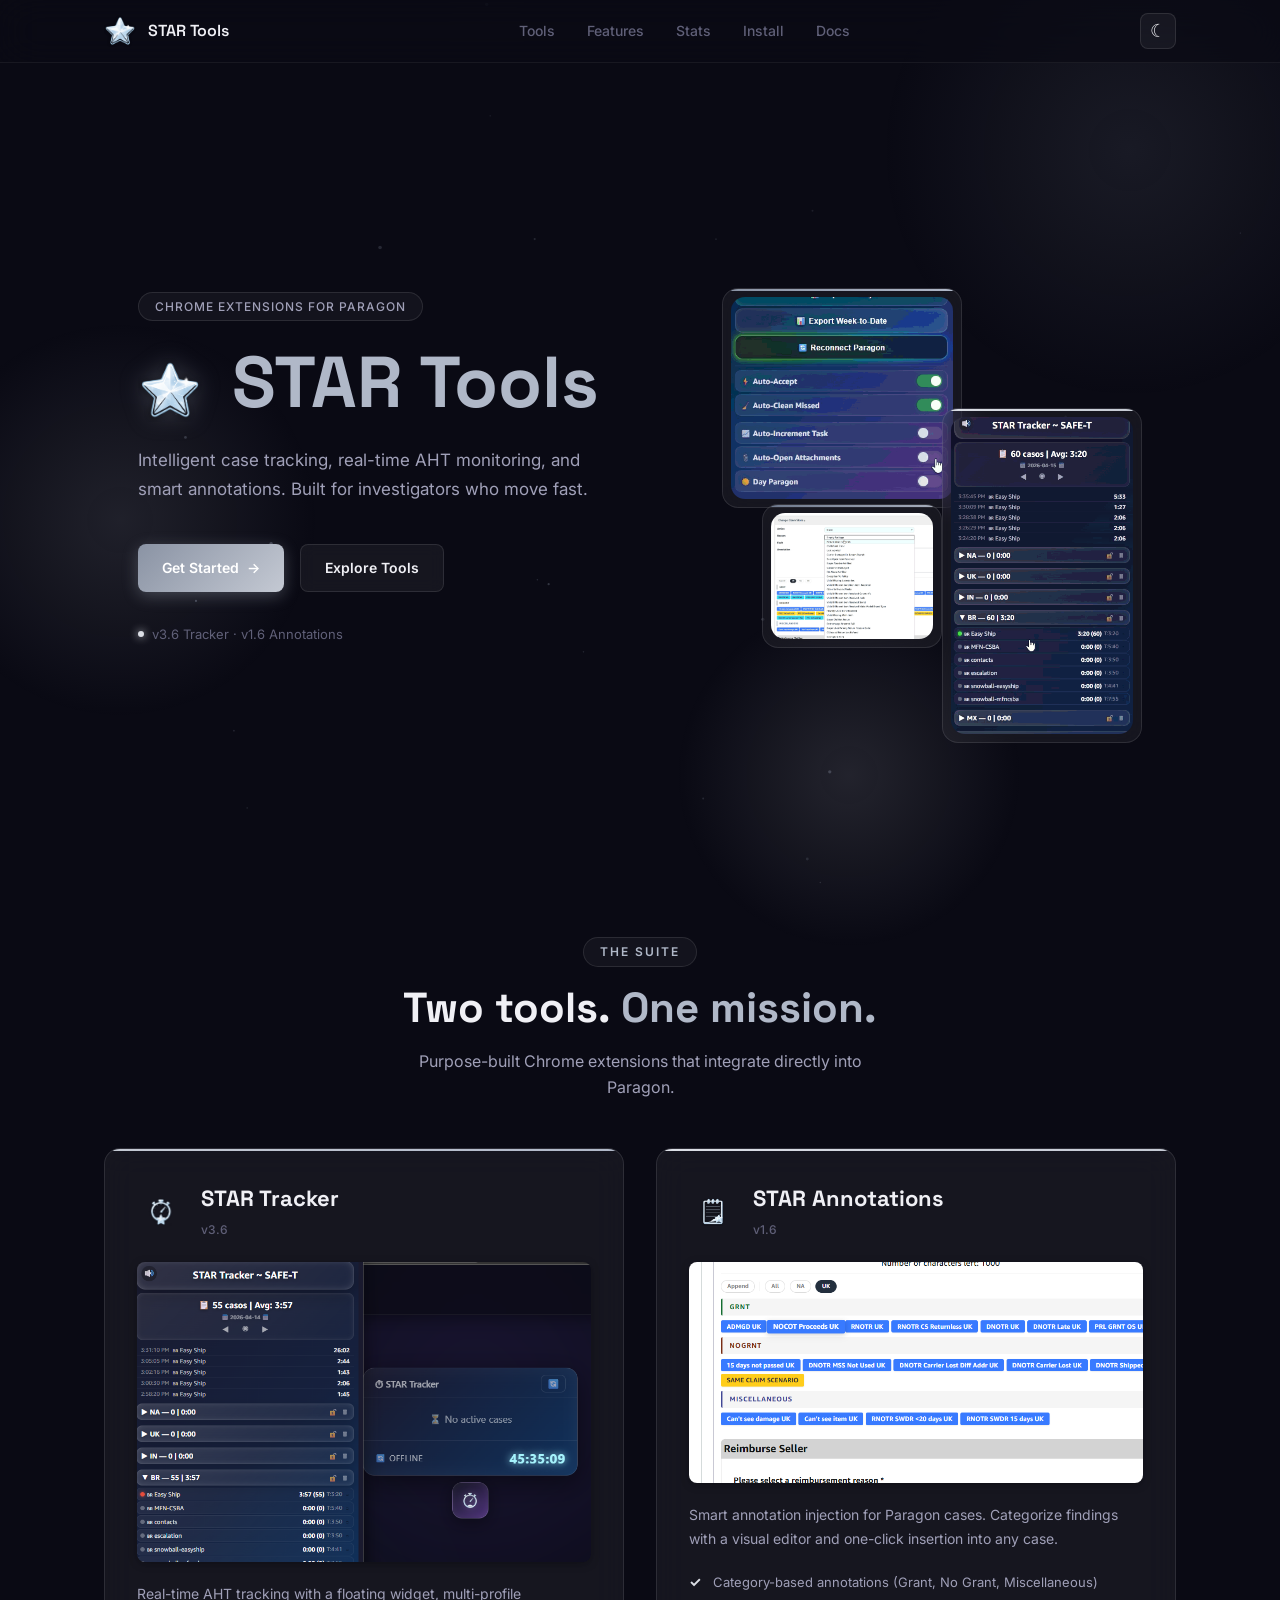
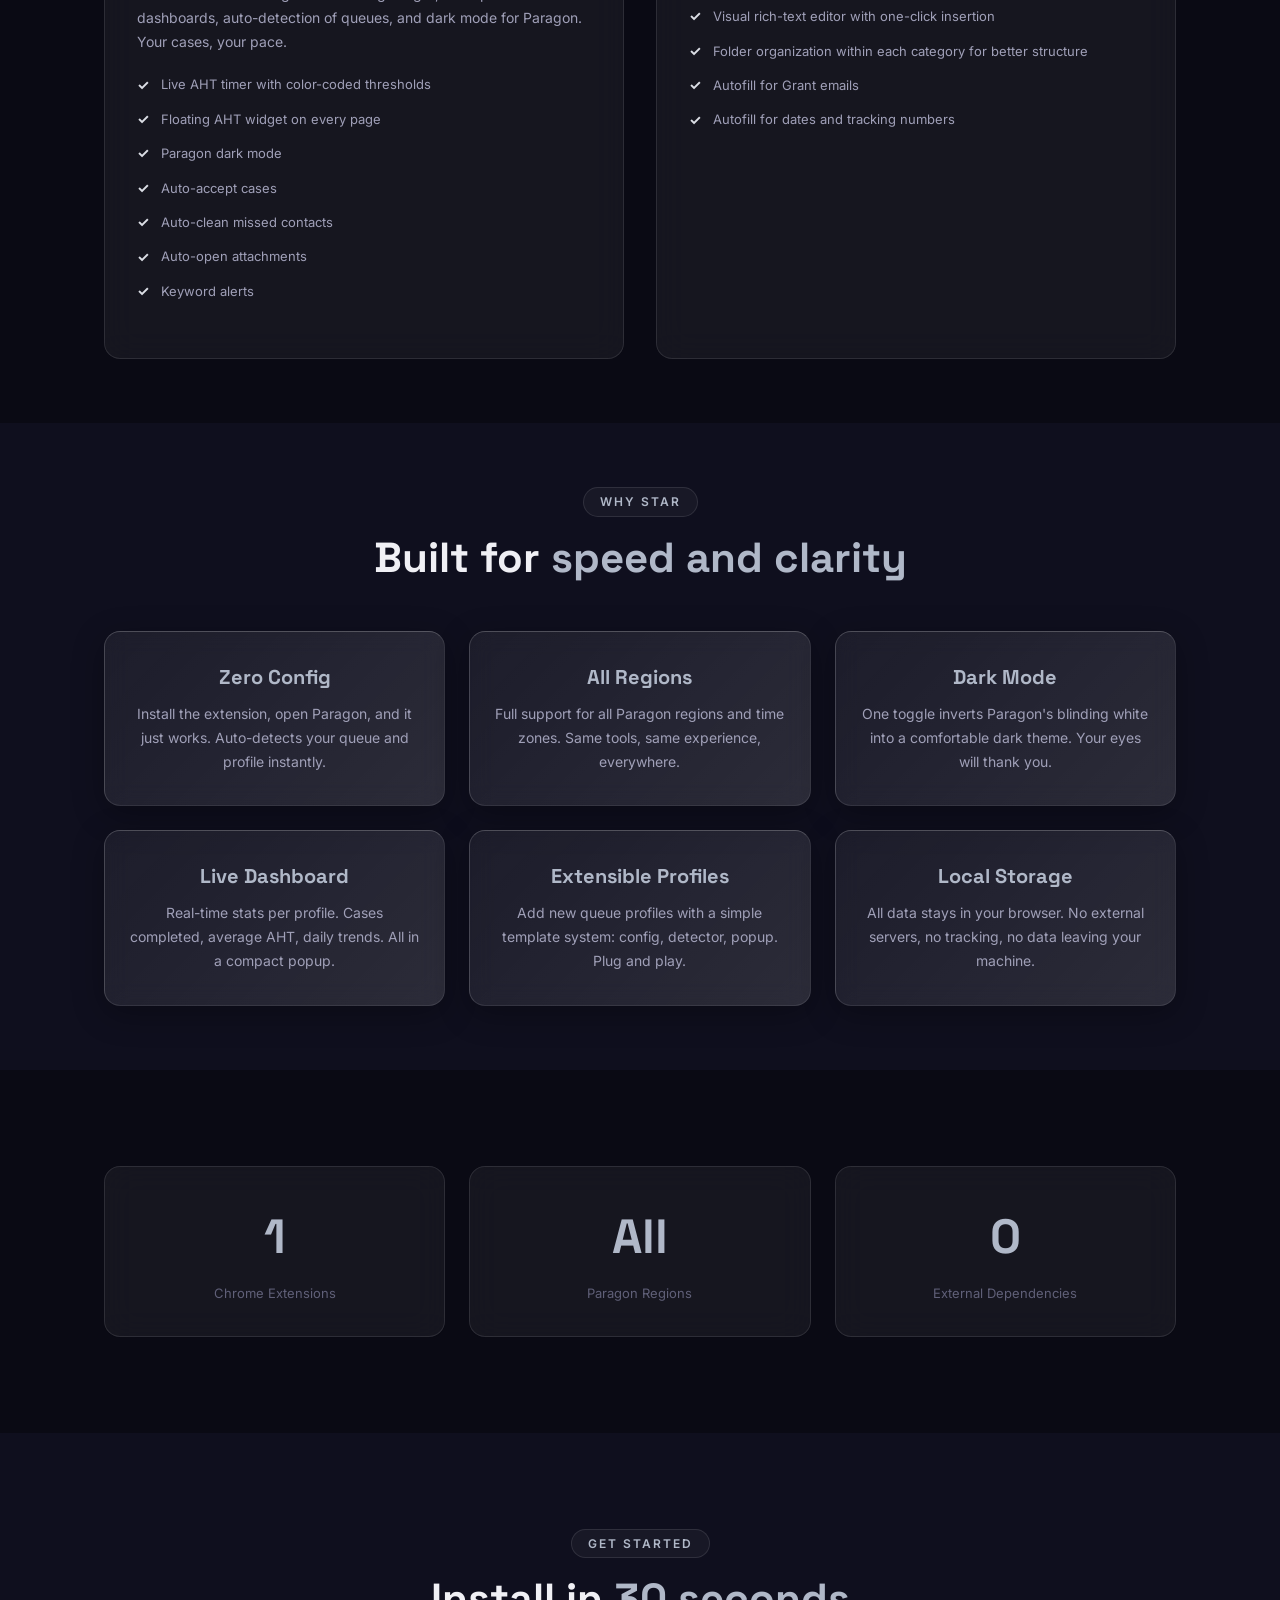
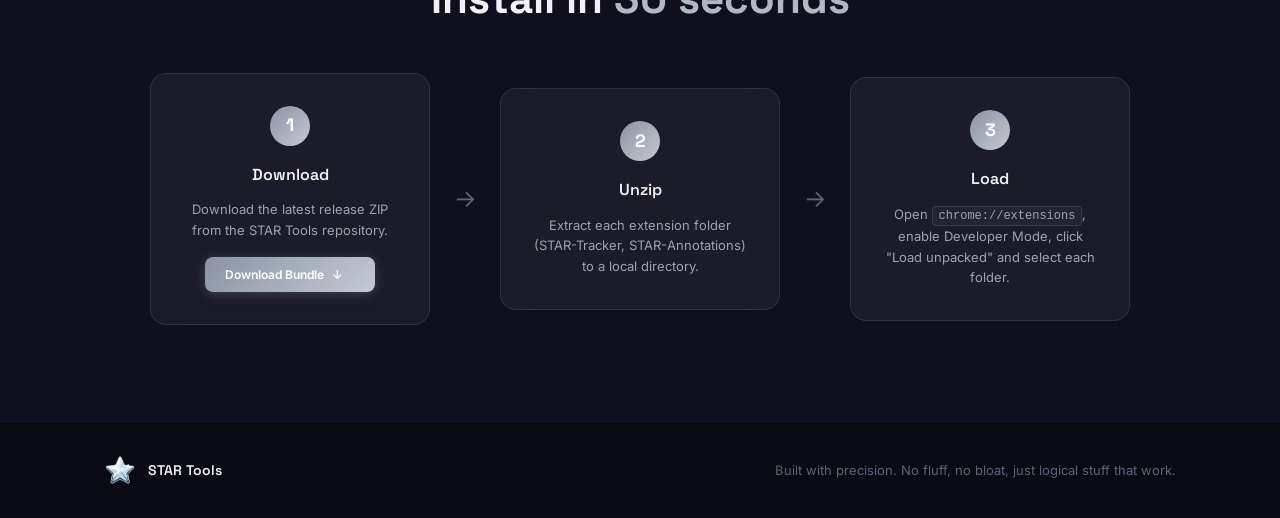
<file: index.html>
<!DOCTYPE html>
<html lang="en" data-theme="dark">
<head>
<meta charset="UTF-8">
<meta name="viewport" content="width=device-width, initial-scale=1.0">
<title>STAR Tools</title>
<link rel="preconnect" href="https://fonts.googleapis.com">
<link href="https://fonts.googleapis.com/css2?family=Inter:wght@300;400;500;600;700;800;900&family=Space+Grotesk:wght@400;500;600;700&display=swap" rel="stylesheet">
<link rel="stylesheet" href="styles.css">
</head>
<body>

<!-- floating particles -->
<div class="particles" id="particles"></div>

<!-- ambient blobs -->
<div class="blob blob-1"></div>
<div class="blob blob-2"></div>
<div class="blob blob-3"></div>

<!-- nav -->
<nav class="nav" id="nav">
  <div class="nav-inner">
    <button class="hamburger" id="hamburger" aria-label="Toggle menu">
      <span></span><span></span><span></span>
    </button>
    <div class="nav-brand">
      <img src="star-icon.png" alt="STAR Tools Icon" class="nav-logo">
      <span class="nav-title">STAR Tools</span>
    </div>
    <div class="nav-links" id="navLinks">
      <a href="#tools" class="nav-link">Tools</a>
      <a href="#features" class="nav-link">Features</a>
      <a href="#stats" class="nav-link">Stats</a>
      <a href="#install" class="nav-link">Install</a>
      <a href="docs/" class="nav-link">Docs</a>
      <div class="nav-glider" id="navGlider"></div>
    </div>
    <button class="theme-toggle" id="themeToggle" aria-label="Toggle theme">
      <span class="theme-icon sun">&#9788;</span>
      <span class="theme-icon moon">&#9790;</span>
    </button>
  </div>
</nav>

<!-- hero -->
<section class="hero">
  <div class="hero-content">
    <div class="hero-badge">Chrome Extensions for Paragon</div>
    <h1 class="hero-title">
      <img src="star-icon.png" alt="STAR Tools Icon" class="hero-icon">
      <span class="gradient-text">STAR Tools</span>
    </h1>
    <p class="hero-subtitle">Intelligent case tracking, real-time AHT monitoring, and smart annotations. Built for investigators who move fast.</p>
    <div class="hero-actions">
      <a href="#install" class="btn btn-primary">
        <span>Get Started</span>
        <span class="btn-arrow">&rarr;</span>
      </a>
      <a href="#tools" class="btn btn-glass">
        <span>Explore Tools</span>
      </a>
    </div>
    <div class="hero-version">
      <span class="version-dot"></span>
      v3.6 Tracker &middot; v1.6 Annotations
    </div>
  </div>
  <div class="hero-visual">
    <div class="glass-card hero-card hero-card-1">
      <div class="card-accent"></div>
      <img src="hero-1.gif" alt="STAR Tools demo" class="hero-gif" loading="lazy">
    </div>
    <div class="glass-card hero-card hero-card-2">
      <div class="card-accent accent-green"></div>
      <img src="hero-2.gif" alt="STAR Tracker in action" class="hero-gif" loading="lazy">
    </div>
    <div class="glass-card hero-card hero-card-3">
      <div class="card-accent accent-purple"></div>
      <img src="hero-3.gif" alt="STAR Annotations workflow" class="hero-gif" loading="lazy">
    </div>
  </div>
</section>

<!-- tools section -->
<section class="section" id="tools">
  <div class="container">
    <div class="section-header">
      <span class="section-badge">The Suite</span>
      <h2 class="section-title">Two tools. <span class="gradient-text">One mission.</span></h2>
      <p class="section-desc">Purpose-built Chrome extensions that integrate directly into Paragon.</p>
    </div>
    <div class="tools-grid">
      <!-- tracker card -->
      <div class="glass-card tool-card" id="trackerCard">
        <div class="card-accent accent-blue"></div>
        <div class="tool-header">
          <div class="tool-icon-wrap">
            <img src="star-tracker-icon.png" alt="STAR Tracker Icon" class="tool-header-icon">
          </div>
          <div>
            <h3 class="tool-name">STAR Tracker</h3>
            <span class="tool-version">v3.6</span>
          </div>
        </div>
        <img src="star-tracker-screenshot.png" alt="STAR Tracker dashboard showing live AHT timer and case stats" class="tool-screenshot">
        <p class="tool-desc">Real-time AHT tracking with a floating widget, multi-profile dashboards, auto-detection of queues, and dark mode for Paragon. Your cases, your pace.</p>
        <ul class="tool-features">
          <li><span class="feat-icon">&#10003;</span> Live AHT timer with color-coded thresholds</li>
          <li><span class="feat-icon">&#10003;</span> Floating AHT widget on every page</li>
          <li><span class="feat-icon">&#10003;</span> Paragon dark mode</li>
          <li><span class="feat-icon">&#10003;</span> Auto-accept cases</li>
          <li><span class="feat-icon">&#10003;</span> Auto-clean missed contacts</li>
          <li><span class="feat-icon">&#10003;</span> Auto-open attachments</li>
          <li><span class="feat-icon">&#10003;</span> Keyword alerts</li>
        </ul>
      </div>
      <!-- annotations card -->
      <div class="glass-card tool-card" id="annotationsCard">
        <div class="card-accent accent-emerald"></div>
        <div class="tool-header">
          <div class="tool-icon-wrap icon-emerald">
            <img src="star-annotations-icon.png" alt="STAR Annotations Icon" class="tool-header-icon">
          </div>
          <div>
            <h3 class="tool-name">STAR Annotations</h3>
            <span class="tool-version">v1.6</span>
          </div>
        </div>
        <img src="star-annotations-screenshot.png" alt="STAR Annotations editor with category-based annotation insertion" class="tool-screenshot">
        <p class="tool-desc">Smart annotation injection for Paragon cases. Categorize findings with a visual editor and one-click insertion into any case.</p>
        <ul class="tool-features">
          <li><span class="feat-icon">&#10003;</span> Category-based annotations (Grant, No Grant, Miscellaneous)</li>
          <li><span class="feat-icon">&#10003;</span> Visual rich-text editor with one-click insertion</li>
          <li><span class="feat-icon">&#10003;</span> Folder organization within each category for better structure</li>
          <li><span class="feat-icon">&#10003;</span> Autofill for Grant emails</li>
          <li><span class="feat-icon">&#10003;</span> Autofill for dates and tracking numbers</li>
        </ul>
      </div>
    </div>
  </div>
</section>

<!-- features -->
<section class="section section-alt" id="features">
  <div class="container">
    <div class="section-header">
      <span class="section-badge">Why STAR</span>
      <h2 class="section-title">Built for <span class="gradient-text">speed and clarity</span></h2>
    </div>
    <div class="features-grid">
      <div class="glass-card feature-card" data-tilt data-tilt-glare data-tilt-max-glare="0.3" data-tilt-scale="1.05">
        <h3 class="feature-name"><span class="gradient-text">Zero Config</span></h3>
        <p class="feature-desc">Install the extension, open Paragon, and it just works. Auto-detects your queue and profile instantly.</p>
      </div>
      <div class="glass-card feature-card" data-tilt data-tilt-glare data-tilt-max-glare="0.3" data-tilt-scale="1.05">
        <h3 class="feature-name"><span class="gradient-text">All Regions</span></h3>
        <p class="feature-desc">Full support for all Paragon regions and time zones. Same tools, same experience, everywhere.</p>
      </div>
      <div class="glass-card feature-card" data-tilt data-tilt-glare data-tilt-max-glare="0.3" data-tilt-scale="1.05">
        <h3 class="feature-name"><span class="gradient-text">Dark Mode</span></h3>
        <p class="feature-desc">One toggle inverts Paragon's blinding white into a comfortable dark theme. Your eyes will thank you.</p>
      </div>
      <div class="glass-card feature-card" data-tilt data-tilt-glare data-tilt-max-glare="0.3" data-tilt-scale="1.05">
        <h3 class="feature-name"><span class="gradient-text">Live Dashboard</span></h3>
        <p class="feature-desc">Real-time stats per profile. Cases completed, average AHT, daily trends. All in a compact popup.</p>
      </div>
      <div class="glass-card feature-card" data-tilt data-tilt-glare data-tilt-max-glare="0.3" data-tilt-scale="1.05">
        <h3 class="feature-name"><span class="gradient-text">Extensible Profiles</span></h3>
        <p class="feature-desc">Add new queue profiles with a simple template system: config, detector, popup. Plug and play.</p>
      </div>
      <div class="glass-card feature-card" data-tilt data-tilt-glare data-tilt-max-glare="0.3" data-tilt-scale="1.05">
        <h3 class="feature-name"><span class="gradient-text">Local Storage</span></h3>
        <p class="feature-desc">All data stays in your browser. No external servers, no tracking, no data leaving your machine.</p>
      </div>
    </div>
  </div>
</section>

<!-- stats -->
<section class="section" id="stats">
  <div class="container">
    <div class="stats-row stats-row-3">
      <div class="glass-card stat-card">
        <div class="stat-number" data-target="2">0</div>
        <div class="stat-label">Chrome Extensions</div>
      </div>
      <div class="glass-card stat-card">
        <div class="stat-number stat-text">All</div>
        <div class="stat-label">Paragon Regions</div>
      </div>
      <div class="glass-card stat-card">
        <div class="stat-number" data-target="0">0</div>
        <div class="stat-label">External Dependencies</div>
      </div>
    </div>
  </div>
</section>

<!-- install -->
<section class="section section-alt" id="install">
  <div class="container">
    <div class="section-header">
      <span class="section-badge">Get Started</span>
      <h2 class="section-title">Install in <span class="gradient-text">30 seconds</span></h2>
    </div>
    <div class="install-steps">
      <div class="glass-card step-card">
        <div class="step-num">1</div>
        <h3 class="step-title">Download</h3>
        <p class="step-desc">Download the latest release ZIP from the STAR Tools repository.</p>
        <a href="STAR-Tools-Bundle.zip" download class="btn btn-download btn-sm">
          <span>Download Bundle</span>
          <span class="btn-arrow">&darr;</span>
        </a>
      </div>
      <div class="step-arrow">&rarr;</div>
      <div class="glass-card step-card">
        <div class="step-num">2</div>
        <h3 class="step-title">Unzip</h3>
        <p class="step-desc">Extract each extension folder (STAR-Tracker, STAR-Annotations) to a local directory.</p>
      </div>
      <div class="step-arrow">&rarr;</div>
      <div class="glass-card step-card">
        <div class="step-num">3</div>
        <h3 class="step-title">Load</h3>
        <p class="step-desc">Open <code>chrome://extensions</code>, enable Developer Mode, click "Load unpacked" and select each folder.</p>
      </div>
    </div>
  </div>
</section>
<footer class="footer">
  <div class="container footer-inner">
    <div class="footer-brand">
       <img src="star-icon.png" alt="STAR Tools Icon" class="nav-logo">
      <span>STAR Tools</span>
    </div>
    <div class="footer-copy">Built with precision. No fluff, no bloat, just logical stuff that work.</div>
  </div>
</footer>

<script src="script.js"></script>
</body>
</html>
</file>
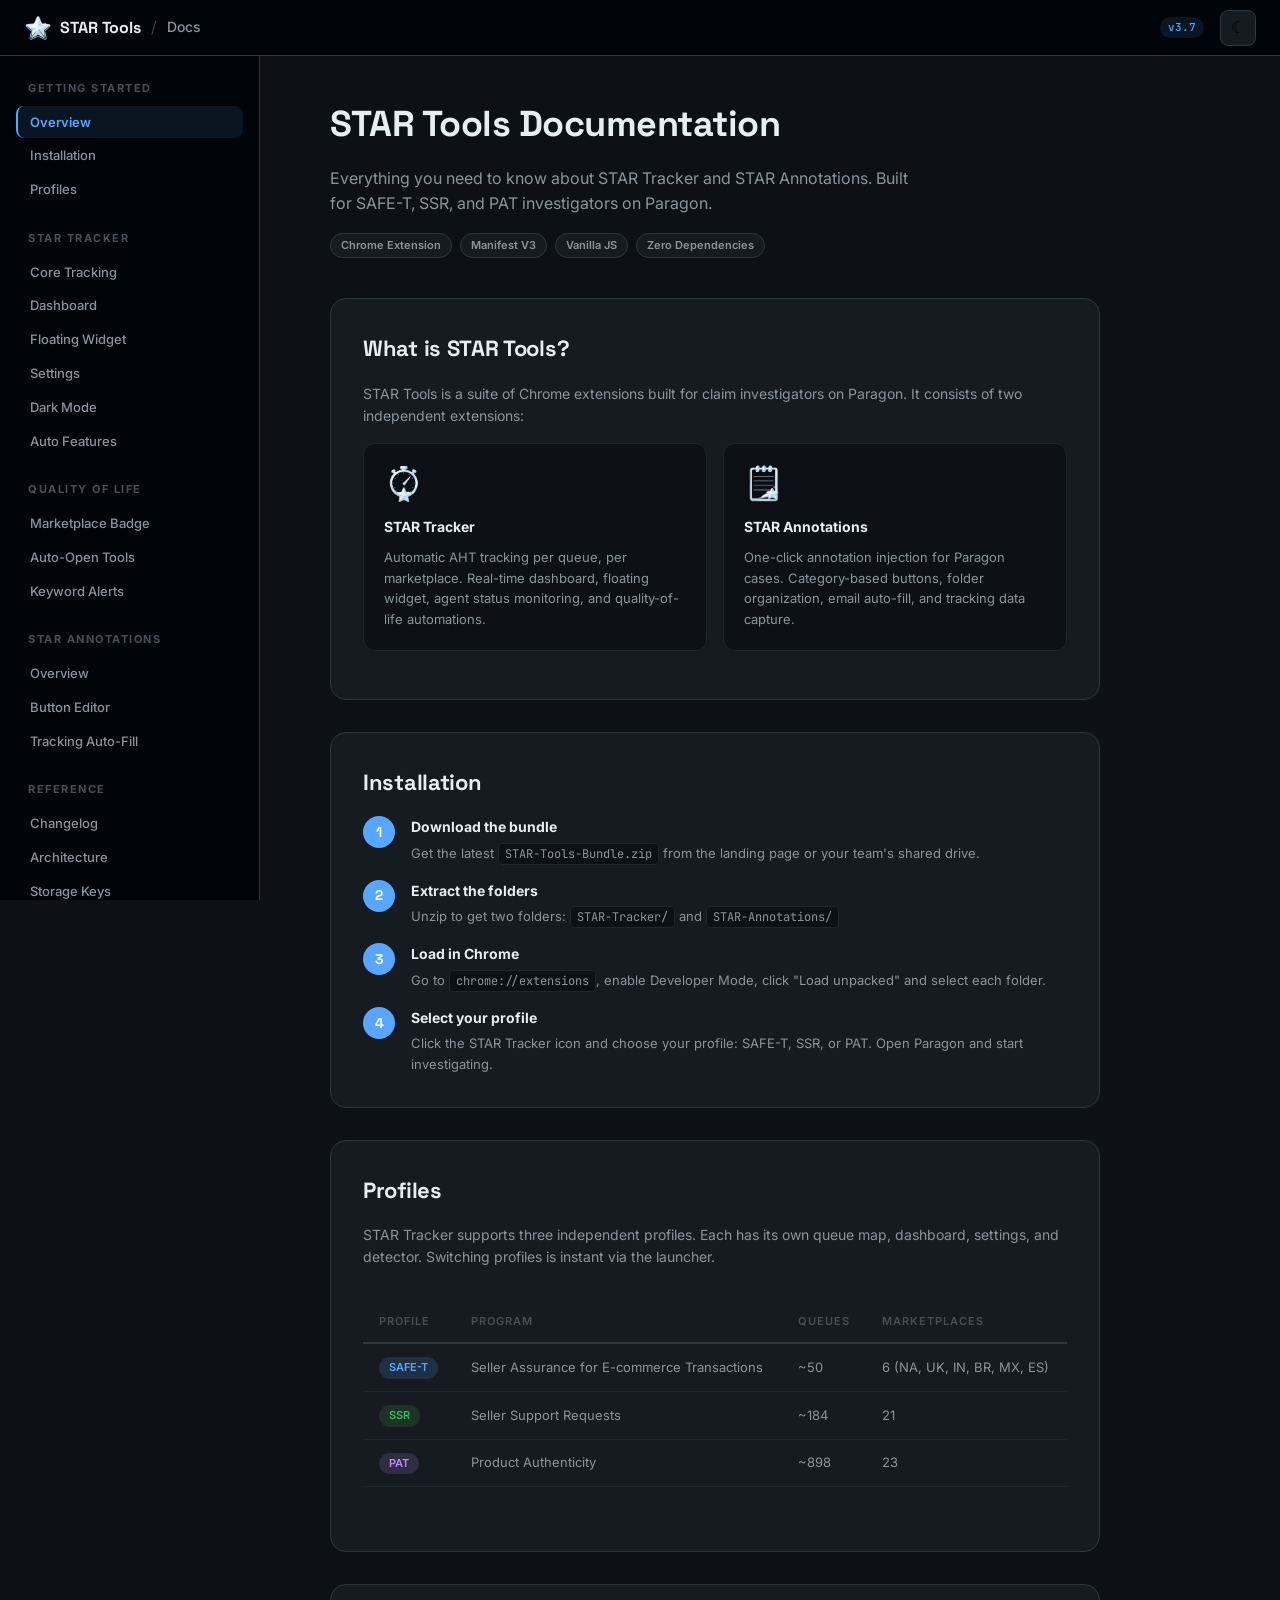
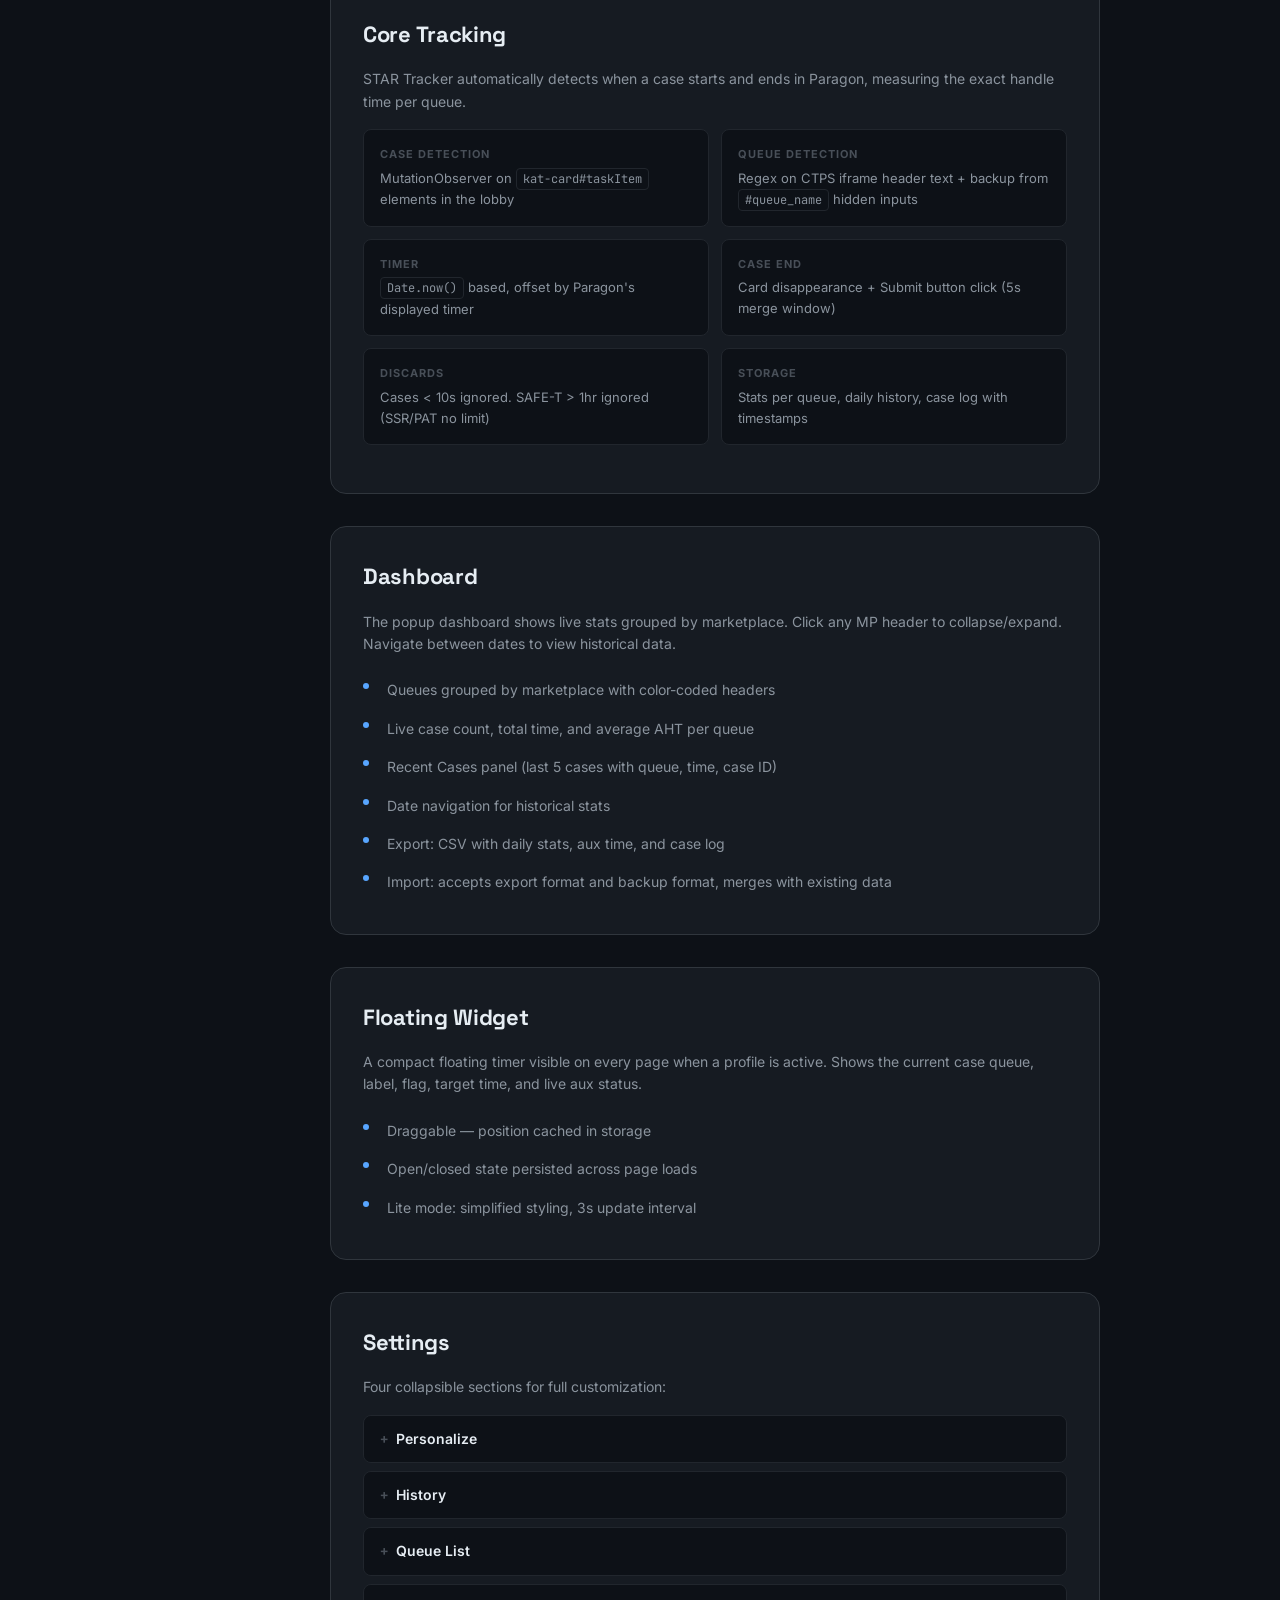
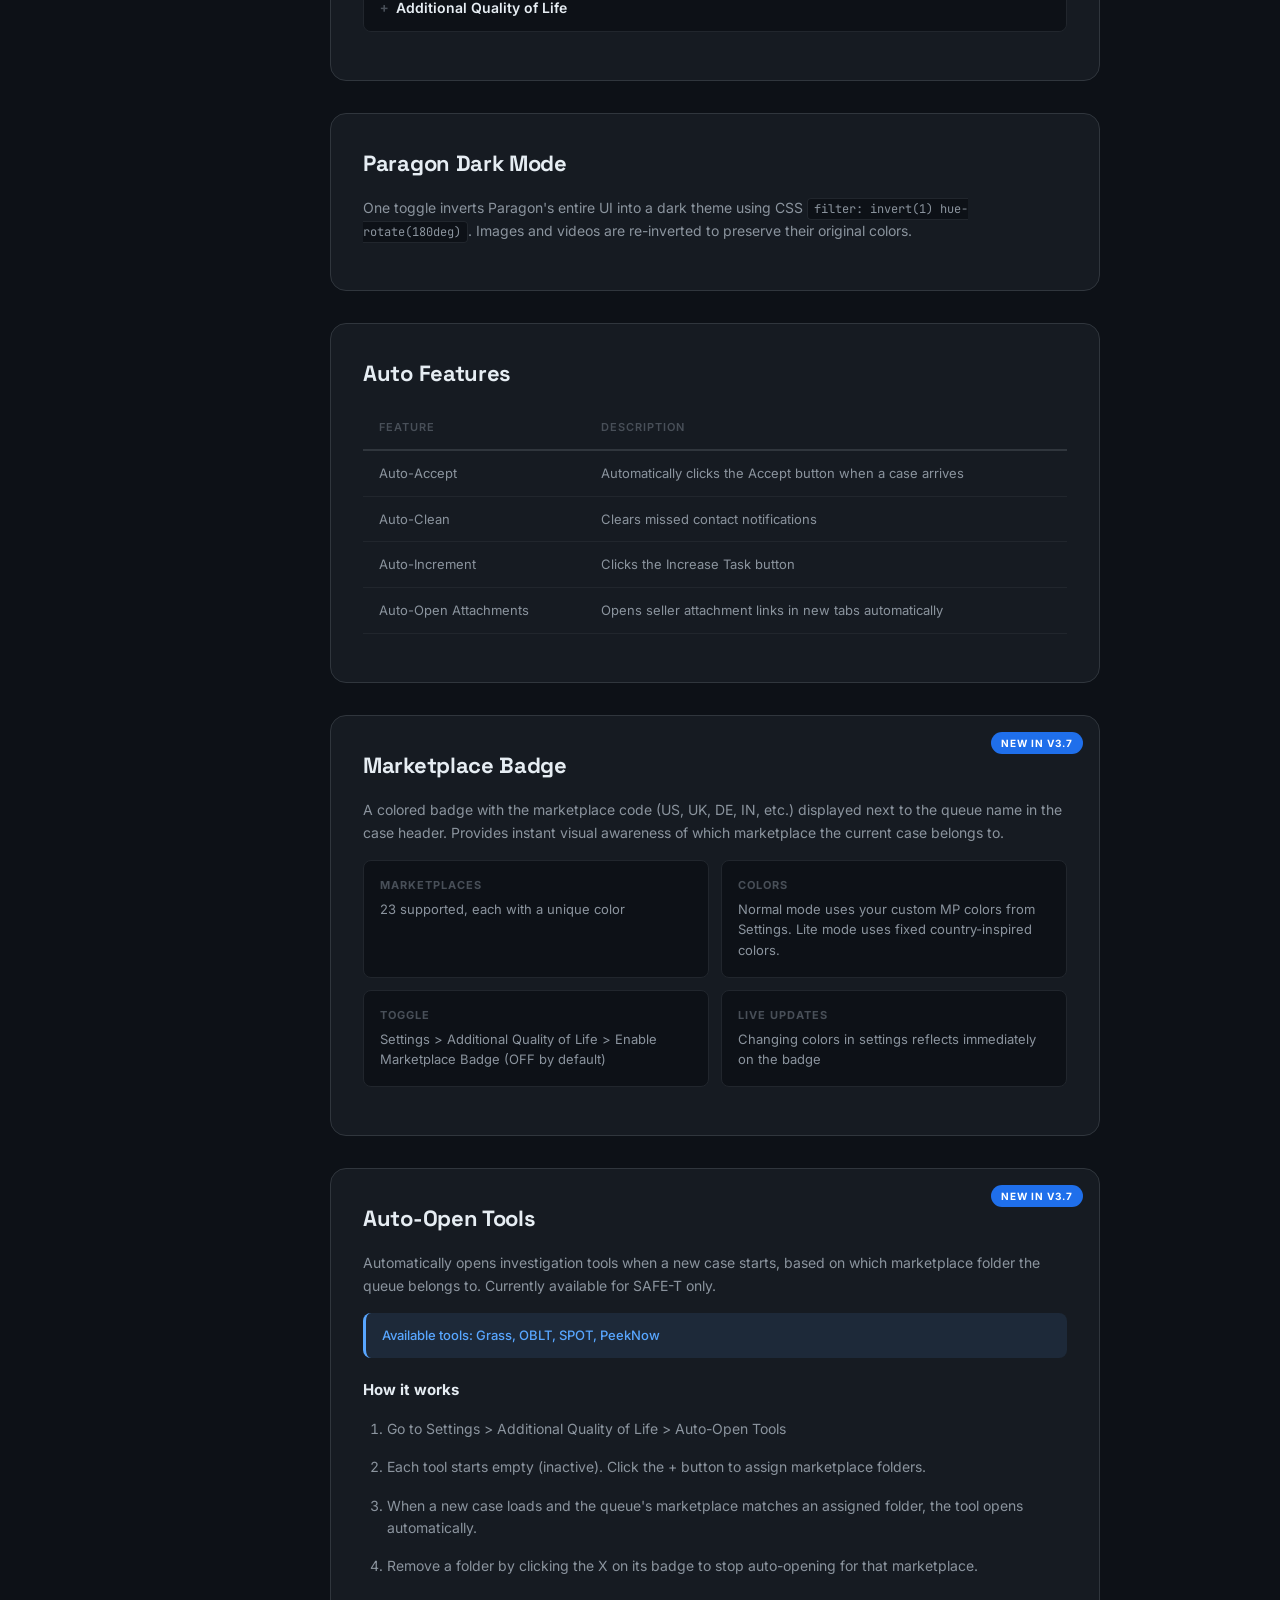
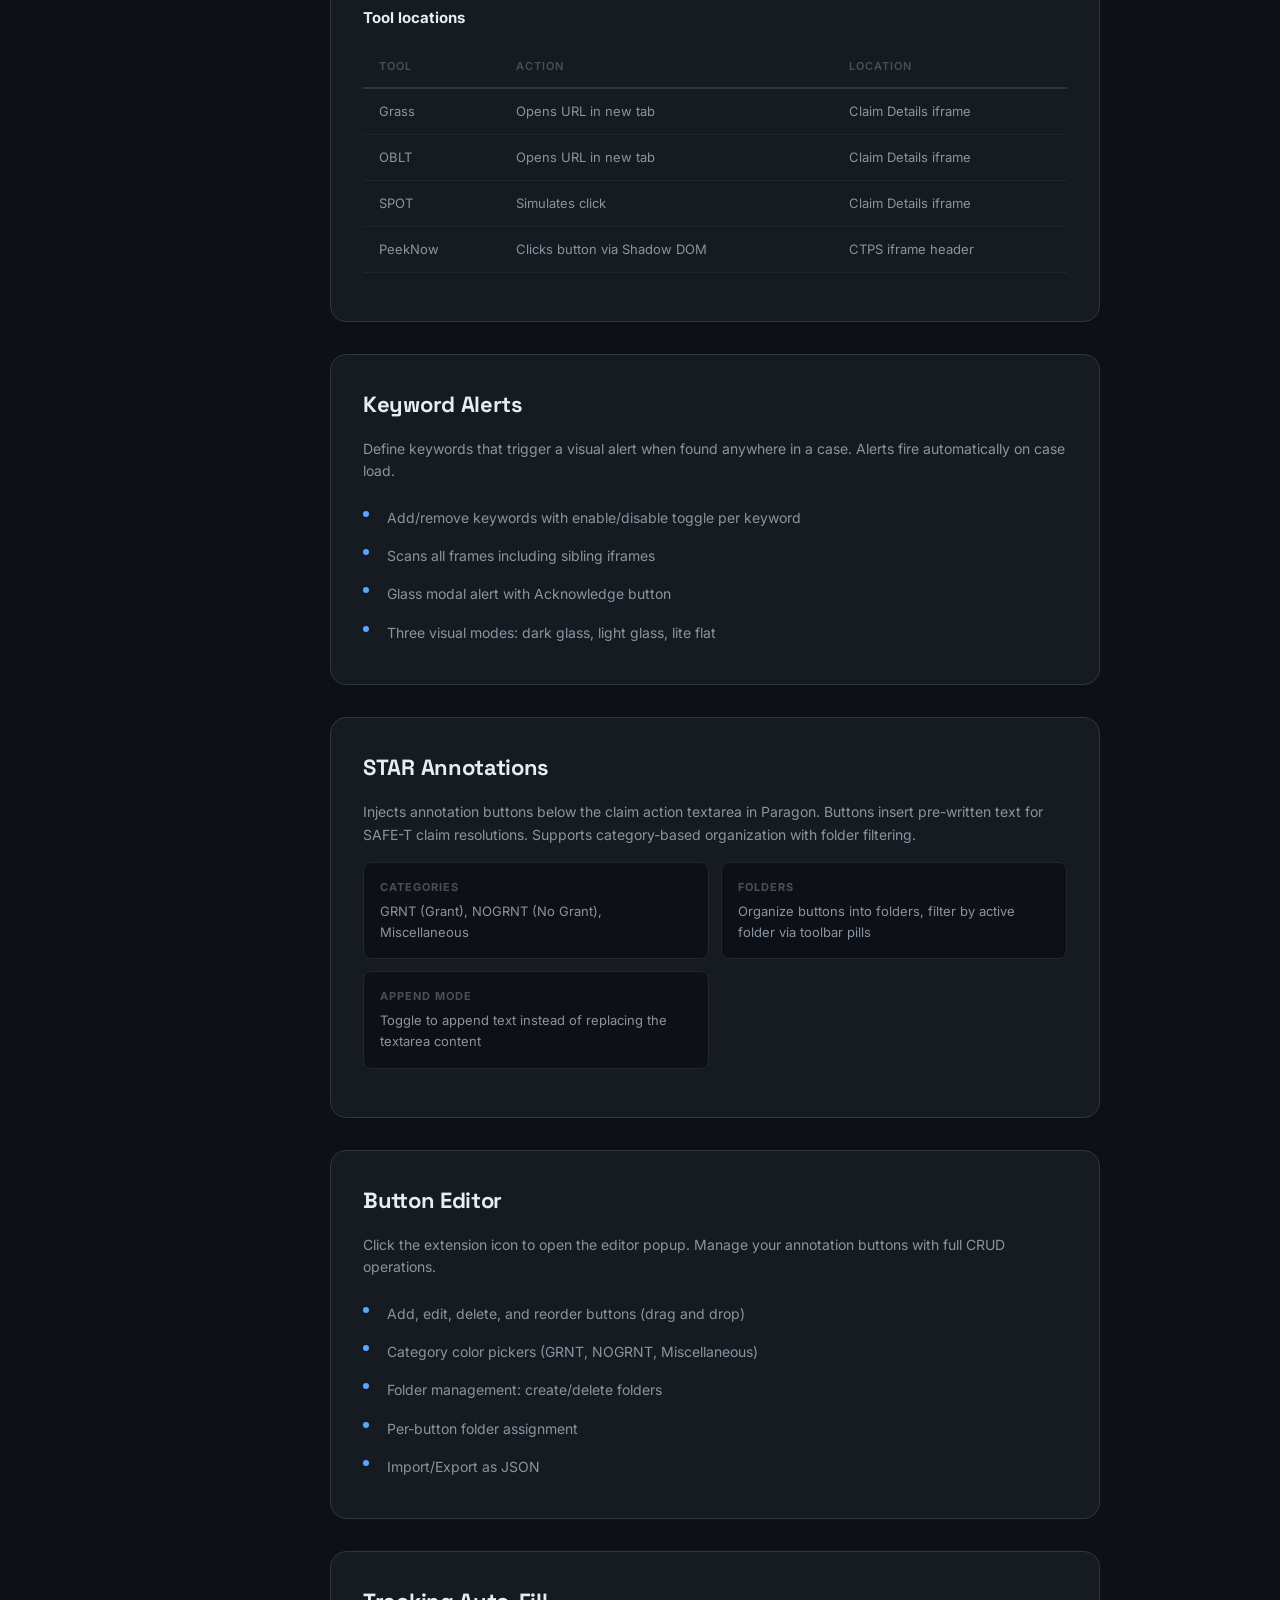
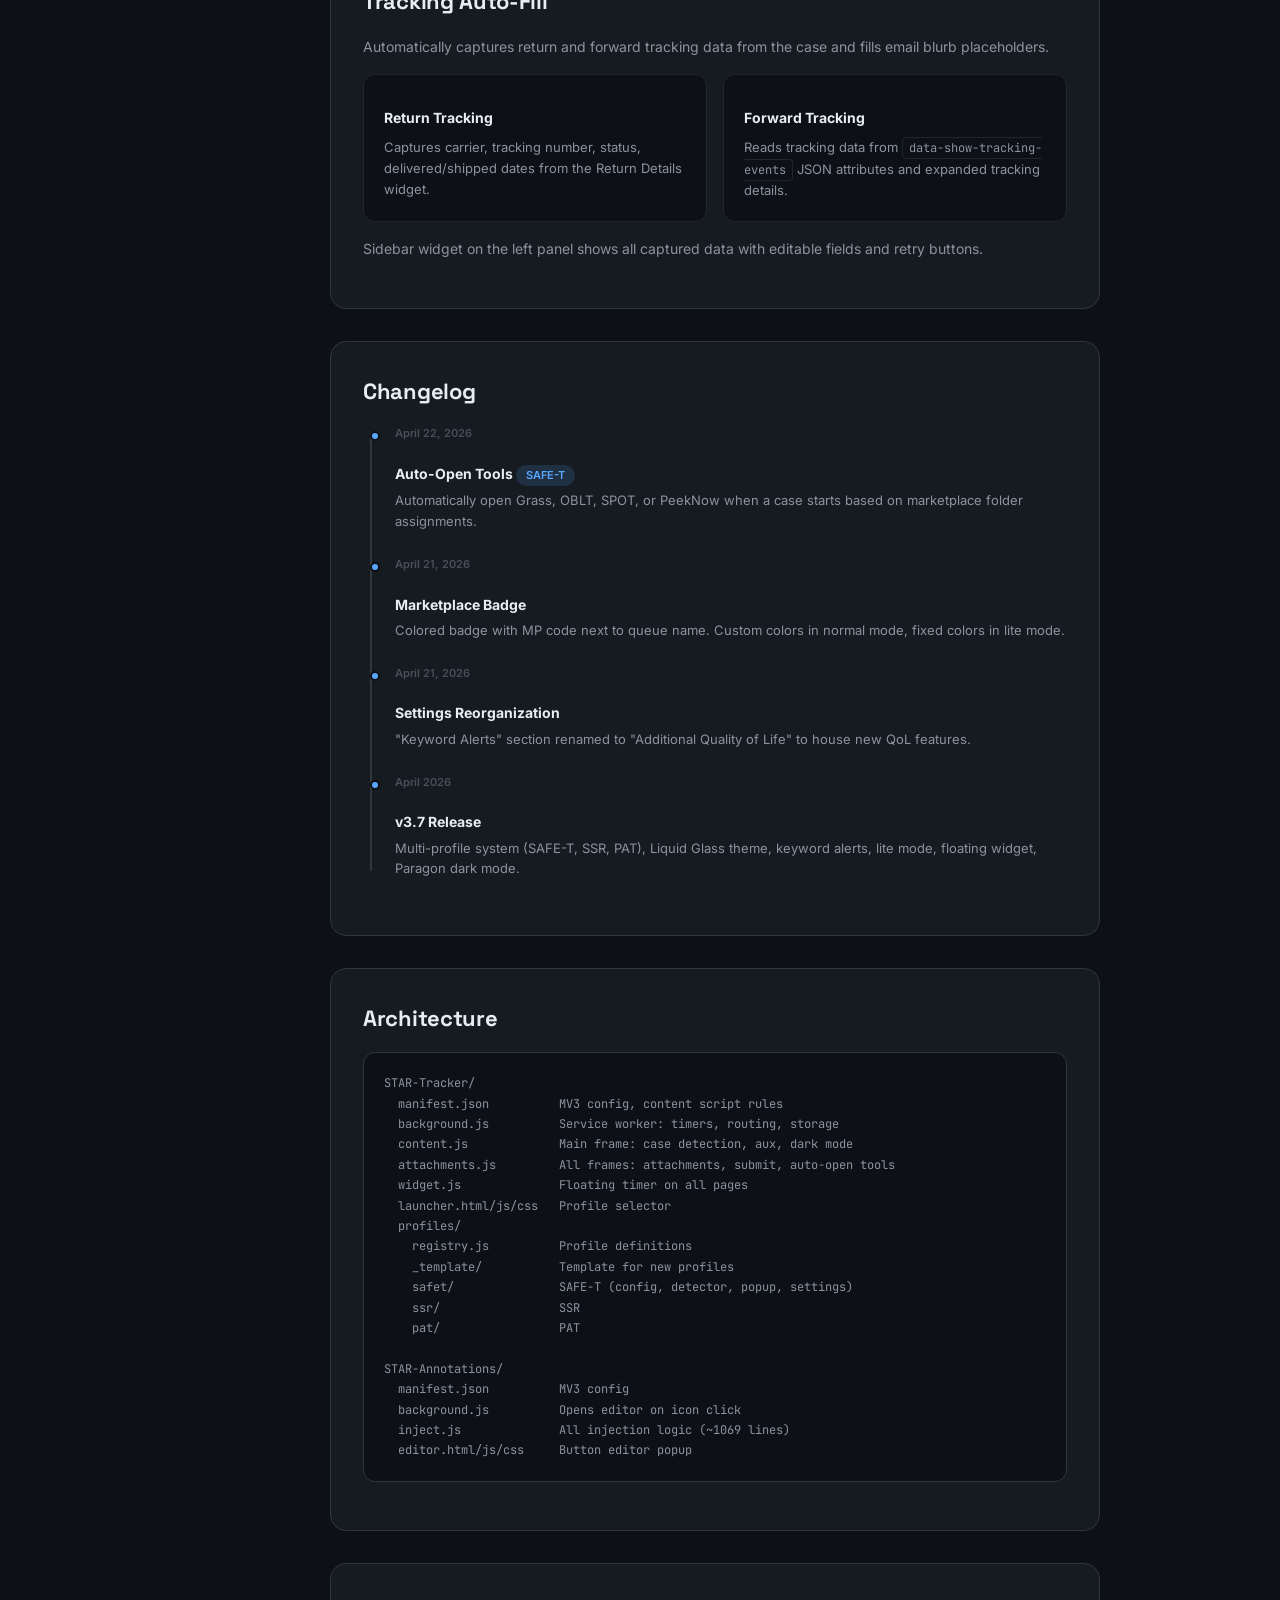
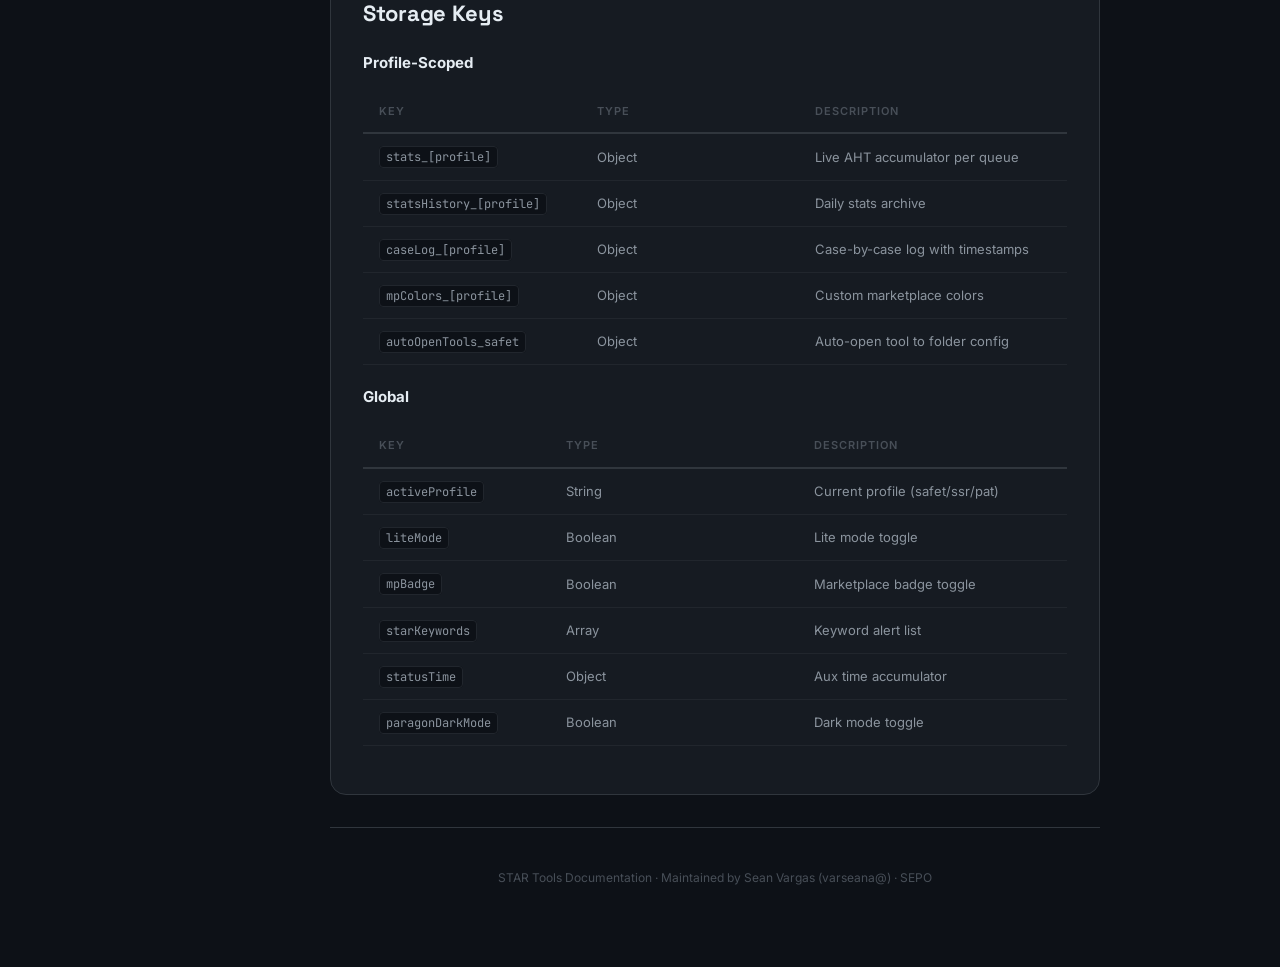
<file: docs/index.html>
<!DOCTYPE html>
<html lang="en" data-theme="dark">
<head>
<meta charset="UTF-8">
<meta name="viewport" content="width=device-width, initial-scale=1.0">
<title>STAR Tools ~ Documentation</title>
<link rel="preconnect" href="https://fonts.googleapis.com">
<link href="https://fonts.googleapis.com/css2?family=Inter:wght@300;400;500;600;700;800&family=Space+Grotesk:wght@400;500;600;700&family=JetBrains+Mono:wght@400;500&display=swap" rel="stylesheet">
<link rel="stylesheet" href="docs.css">
</head>
<body>

<!-- nav -->
<nav class="nav">
  <div class="nav-inner">
    <a href="../" class="nav-brand">
      <img src="../star-icon.png" alt="STAR" class="nav-logo">
      <span class="nav-title">STAR Tools</span>
      <span class="nav-sep">/</span>
      <span class="nav-sub">Docs</span>
    </a>
    <div class="nav-right">
      <span class="nav-version">v3.7</span>
      <button class="theme-toggle" id="themeToggle" aria-label="Toggle theme">
        <span class="t-icon sun">&#9788;</span>
        <span class="t-icon moon">&#9790;</span>
      </button>
    </div>
  </div>
</nav>

<div class="layout">
  <!-- sidebar -->
  <aside class="sidebar" id="sidebar">
    <div class="sidebar-section">
      <div class="sidebar-label">Getting Started</div>
      <a href="#overview" class="sidebar-link active">Overview</a>
      <a href="#install" class="sidebar-link">Installation</a>
      <a href="#profiles" class="sidebar-link">Profiles</a>
    </div>
    <div class="sidebar-section">
      <div class="sidebar-label">STAR Tracker</div>
      <a href="#tracker-core" class="sidebar-link">Core Tracking</a>
      <a href="#tracker-dashboard" class="sidebar-link">Dashboard</a>
      <a href="#tracker-widget" class="sidebar-link">Floating Widget</a>
      <a href="#tracker-settings" class="sidebar-link">Settings</a>
      <a href="#tracker-darkmode" class="sidebar-link">Dark Mode</a>
      <a href="#tracker-auto" class="sidebar-link">Auto Features</a>
    </div>
    <div class="sidebar-section">
      <div class="sidebar-label">Quality of Life</div>
      <a href="#qol-badge" class="sidebar-link">Marketplace Badge</a>
      <a href="#qol-autotools" class="sidebar-link">Auto-Open Tools</a>
      <a href="#qol-keywords" class="sidebar-link">Keyword Alerts</a>
    </div>
    <div class="sidebar-section">
      <div class="sidebar-label">STAR Annotations</div>
      <a href="#annotations-overview" class="sidebar-link">Overview</a>
      <a href="#annotations-editor" class="sidebar-link">Button Editor</a>
      <a href="#annotations-tracking" class="sidebar-link">Tracking Auto-Fill</a>
    </div>
    <div class="sidebar-section">
      <div class="sidebar-label">Reference</div>
      <a href="#changelog" class="sidebar-link">Changelog</a>
      <a href="#architecture" class="sidebar-link">Architecture</a>
      <a href="#storage" class="sidebar-link">Storage Keys</a>
    </div>
  </aside>

  <!-- main content -->
  <main class="content">

    <!-- overview -->
    <section id="overview">
      <div class="doc-hero">
        <h1>STAR Tools Documentation</h1>
        <p class="doc-hero-sub">Everything you need to know about STAR Tracker and STAR Annotations. Built for SAFE-T, SSR, and PAT investigators on Paragon.</p>
        <div class="doc-hero-meta">
          <span class="meta-tag">Chrome Extension</span>
          <span class="meta-tag">Manifest V3</span>
          <span class="meta-tag">Vanilla JS</span>
          <span class="meta-tag">Zero Dependencies</span>
        </div>
      </div>

      <div class="card">
        <h2>What is STAR Tools?</h2>
        <p>STAR Tools is a suite of Chrome extensions built for claim investigators on Paragon. It consists of two independent extensions:</p>
        <div class="two-col">
          <div class="mini-card">
            <div class="mini-icon">
              <img src="../star-tracker-icon.png" alt="Tracker" class="mini-img">
            </div>
            <h4>STAR Tracker</h4>
            <p>Automatic AHT tracking per queue, per marketplace. Real-time dashboard, floating widget, agent status monitoring, and quality-of-life automations.</p>
          </div>
          <div class="mini-card">
            <div class="mini-icon">
              <img src="../star-annotations-icon.png" alt="Annotations" class="mini-img">
            </div>
            <h4>STAR Annotations</h4>
            <p>One-click annotation injection for Paragon cases. Category-based buttons, folder organization, email auto-fill, and tracking data capture.</p>
          </div>
        </div>
      </div>
    </section>

    <!-- install -->
    <section id="install">
      <div class="card">
        <h2>Installation</h2>
        <div class="steps">
          <div class="step">
            <div class="step-num">1</div>
            <div class="step-body">
              <h4>Download the bundle</h4>
              <p>Get the latest <code>STAR-Tools-Bundle.zip</code> from the landing page or your team's shared drive.</p>
            </div>
          </div>
          <div class="step">
            <div class="step-num">2</div>
            <div class="step-body">
              <h4>Extract the folders</h4>
              <p>Unzip to get two folders: <code>STAR-Tracker/</code> and <code>STAR-Annotations/</code></p>
            </div>
          </div>
          <div class="step">
            <div class="step-num">3</div>
            <div class="step-body">
              <h4>Load in Chrome</h4>
              <p>Go to <code>chrome://extensions</code>, enable Developer Mode, click "Load unpacked" and select each folder.</p>
            </div>
          </div>
          <div class="step">
            <div class="step-num">4</div>
            <div class="step-body">
              <h4>Select your profile</h4>
              <p>Click the STAR Tracker icon and choose your profile: SAFE-T, SSR, or PAT. Open Paragon and start investigating.</p>
            </div>
          </div>
        </div>
      </div>
    </section>

    <!-- profiles -->
    <section id="profiles">
      <div class="card">
        <h2>Profiles</h2>
        <p>STAR Tracker supports three independent profiles. Each has its own queue map, dashboard, settings, and detector. Switching profiles is instant via the launcher.</p>
        <div class="doc-table-wrap">
        <div class="doc-table-wrap"><table class="doc-table">
          <thead>
            <tr><th>Profile</th><th>Program</th><th>Queues</th><th>Marketplaces</th></tr>
          </thead>
          <tbody>
            <tr><td><span class="badge badge-blue">SAFE-T</span></td><td>Seller Assurance for E-commerce Transactions</td><td>~50</td><td>6 (NA, UK, IN, BR, MX, ES)</td></tr>
            <tr><td><span class="badge badge-green">SSR</span></td><td>Seller Support Requests</td><td>~184</td><td>21</td></tr>
            <tr><td><span class="badge badge-purple">PAT</span></td><td>Product Authenticity</td><td>~898</td><td>23</td></tr>
          </tbody>
        </table></div>
        </div>
      </div>
    </section>

    <!-- tracker core -->
    <section id="tracker-core">
      <div class="card">
        <h2>Core Tracking</h2>
        <p>STAR Tracker automatically detects when a case starts and ends in Paragon, measuring the exact handle time per queue.</p>
        <div class="info-grid">
          <div class="info-item">
            <div class="info-label">Case Detection</div>
            <div class="info-value">MutationObserver on <code>kat-card#taskItem</code> elements in the lobby</div>
          </div>
          <div class="info-item">
            <div class="info-label">Queue Detection</div>
            <div class="info-value">Regex on CTPS iframe header text + backup from <code>#queue_name</code> hidden inputs</div>
          </div>
          <div class="info-item">
            <div class="info-label">Timer</div>
            <div class="info-value"><code>Date.now()</code> based, offset by Paragon's displayed timer</div>
          </div>
          <div class="info-item">
            <div class="info-label">Case End</div>
            <div class="info-value">Card disappearance + Submit button click (5s merge window)</div>
          </div>
          <div class="info-item">
            <div class="info-label">Discards</div>
            <div class="info-value">Cases &lt; 10s ignored. SAFE-T &gt; 1hr ignored (SSR/PAT no limit)</div>
          </div>
          <div class="info-item">
            <div class="info-label">Storage</div>
            <div class="info-value">Stats per queue, daily history, case log with timestamps</div>
          </div>
        </div>
      </div>
    </section>

    <!-- dashboard -->
    <section id="tracker-dashboard">
      <div class="card">
        <h2>Dashboard</h2>
        <p>The popup dashboard shows live stats grouped by marketplace. Click any MP header to collapse/expand. Navigate between dates to view historical data.</p>
        <ul class="feature-list">
          <li>Queues grouped by marketplace with color-coded headers</li>
          <li>Live case count, total time, and average AHT per queue</li>
          <li>Recent Cases panel (last 5 cases with queue, time, case ID)</li>
          <li>Date navigation for historical stats</li>
          <li>Export: CSV with daily stats, aux time, and case log</li>
          <li>Import: accepts export format and backup format, merges with existing data</li>
        </ul>
      </div>
    </section>

    <!-- widget -->
    <section id="tracker-widget">
      <div class="card">
        <h2>Floating Widget</h2>
        <p>A compact floating timer visible on every page when a profile is active. Shows the current case queue, label, flag, target time, and live aux status.</p>
        <ul class="feature-list">
          <li>Draggable — position cached in storage</li>
          <li>Open/closed state persisted across page loads</li>
          <li>Lite mode: simplified styling, 3s update interval</li>
        </ul>
      </div>
    </section>

    <!-- settings -->
    <section id="tracker-settings">
      <div class="card">
        <h2>Settings</h2>
        <p>Four collapsible sections for full customization:</p>
        <div class="accordion">
          <div class="acc-item">
            <div class="acc-header">Personalize</div>
            <div class="acc-body">Lite mode toggle, background gradient colors, banner image/color, marketplace folder colors. Lite mode disables all glass effects for low-end PCs.</div>
          </div>
          <div class="acc-item">
            <div class="acc-header">History</div>
            <div class="acc-body">Save daily history toggle, recent cases toggle, import/export stats as CSV backup.</div>
          </div>
          <div class="acc-item">
            <div class="acc-header">Queue List</div>
            <div class="acc-body">Import/export queues as CSV. Add, edit, delete individual queues. Format: MP, Queue Email, Label, Target Minutes.</div>
          </div>
          <div class="acc-item">
            <div class="acc-header">Additional Quality of Life</div>
            <div class="acc-body">Marketplace Badge, Auto-Open Tools, and Keyword Alerts. See dedicated sections below.</div>
          </div>
        </div>
      </div>
    </section>

    <!-- dark mode -->
    <section id="tracker-darkmode">
      <div class="card">
        <h2>Paragon Dark Mode</h2>
        <p>One toggle inverts Paragon's entire UI into a dark theme using CSS <code>filter: invert(1) hue-rotate(180deg)</code>. Images and videos are re-inverted to preserve their original colors.</p>
      </div>
    </section>

    <!-- auto features -->
    <section id="tracker-auto">
      <div class="card">
        <h2>Auto Features</h2>
        <div class="doc-table-wrap"><table class="doc-table">
          <thead><tr><th>Feature</th><th>Description</th></tr></thead>
          <tbody>
            <tr><td>Auto-Accept</td><td>Automatically clicks the Accept button when a case arrives</td></tr>
            <tr><td>Auto-Clean</td><td>Clears missed contact notifications</td></tr>
            <tr><td>Auto-Increment</td><td>Clicks the Increase Task button</td></tr>
            <tr><td>Auto-Open Attachments</td><td>Opens seller attachment links in new tabs automatically</td></tr>
          </tbody>
        </table></div>
      </div>
    </section>

    <!-- qol badge -->
    <section id="qol-badge">
      <div class="card">
        <div class="card-new">New in v3.7</div>
        <h2>Marketplace Badge</h2>
        <p>A colored badge with the marketplace code (US, UK, DE, IN, etc.) displayed next to the queue name in the case header. Provides instant visual awareness of which marketplace the current case belongs to.</p>
        <div class="info-grid">
          <div class="info-item">
            <div class="info-label">Marketplaces</div>
            <div class="info-value">23 supported, each with a unique color</div>
          </div>
          <div class="info-item">
            <div class="info-label">Colors</div>
            <div class="info-value">Normal mode uses your custom MP colors from Settings. Lite mode uses fixed country-inspired colors.</div>
          </div>
          <div class="info-item">
            <div class="info-label">Toggle</div>
            <div class="info-value">Settings &gt; Additional Quality of Life &gt; Enable Marketplace Badge (OFF by default)</div>
          </div>
          <div class="info-item">
            <div class="info-label">Live Updates</div>
            <div class="info-value">Changing colors in settings reflects immediately on the badge</div>
          </div>
        </div>
      </div>
    </section>

    <!-- qol auto-open tools -->
    <section id="qol-autotools">
      <div class="card">
        <div class="card-new">New in v3.7</div>
        <h2>Auto-Open Tools</h2>
        <p>Automatically opens investigation tools when a new case starts, based on which marketplace folder the queue belongs to. Currently available for SAFE-T only.</p>
        <div class="callout">Available tools: Grass, OBLT, SPOT, PeekNow</div>
        <h4>How it works</h4>
        <ol class="numbered-list">
          <li>Go to Settings &gt; Additional Quality of Life &gt; Auto-Open Tools</li>
          <li>Each tool starts empty (inactive). Click the + button to assign marketplace folders.</li>
          <li>When a new case loads and the queue's marketplace matches an assigned folder, the tool opens automatically.</li>
          <li>Remove a folder by clicking the X on its badge to stop auto-opening for that marketplace.</li>
        </ol>
        <h4>Tool locations</h4>
        <div class="doc-table-wrap"><table class="doc-table">
          <thead><tr><th>Tool</th><th>Action</th><th>Location</th></tr></thead>
          <tbody>
            <tr><td>Grass</td><td>Opens URL in new tab</td><td>Claim Details iframe</td></tr>
            <tr><td>OBLT</td><td>Opens URL in new tab</td><td>Claim Details iframe</td></tr>
            <tr><td>SPOT</td><td>Simulates click</td><td>Claim Details iframe</td></tr>
            <tr><td>PeekNow</td><td>Clicks button via Shadow DOM</td><td>CTPS iframe header</td></tr>
          </tbody>
        </table></div>
      </div>
    </section>

    <!-- qol keywords -->
    <section id="qol-keywords">
      <div class="card">
        <h2>Keyword Alerts</h2>
        <p>Define keywords that trigger a visual alert when found anywhere in a case. Alerts fire automatically on case load.</p>
        <ul class="feature-list">
          <li>Add/remove keywords with enable/disable toggle per keyword</li>
          <li>Scans all frames including sibling iframes</li>
          <li>Glass modal alert with Acknowledge button</li>
          <li>Three visual modes: dark glass, light glass, lite flat</li>
        </ul>
      </div>
    </section>

    <!-- annotations overview -->
    <section id="annotations-overview">
      <div class="card">
        <h2>STAR Annotations</h2>
        <p>Injects annotation buttons below the claim action textarea in Paragon. Buttons insert pre-written text for SAFE-T claim resolutions. Supports category-based organization with folder filtering.</p>
        <div class="info-grid">
          <div class="info-item">
            <div class="info-label">Categories</div>
            <div class="info-value">GRNT (Grant), NOGRNT (No Grant), Miscellaneous</div>
          </div>
          <div class="info-item">
            <div class="info-label">Folders</div>
            <div class="info-value">Organize buttons into folders, filter by active folder via toolbar pills</div>
          </div>
          <div class="info-item">
            <div class="info-label">Append Mode</div>
            <div class="info-value">Toggle to append text instead of replacing the textarea content</div>
          </div>
        </div>
      </div>
    </section>

    <!-- annotations editor -->
    <section id="annotations-editor">
      <div class="card">
        <h2>Button Editor</h2>
        <p>Click the extension icon to open the editor popup. Manage your annotation buttons with full CRUD operations.</p>
        <ul class="feature-list">
          <li>Add, edit, delete, and reorder buttons (drag and drop)</li>
          <li>Category color pickers (GRNT, NOGRNT, Miscellaneous)</li>
          <li>Folder management: create/delete folders</li>
          <li>Per-button folder assignment</li>
          <li>Import/Export as JSON</li>
        </ul>
      </div>
    </section>

    <!-- annotations tracking -->
    <section id="annotations-tracking">
      <div class="card">
        <h2>Tracking Auto-Fill</h2>
        <p>Automatically captures return and forward tracking data from the case and fills email blurb placeholders.</p>
        <div class="two-col">
          <div class="mini-card">
            <h4>Return Tracking</h4>
            <p>Captures carrier, tracking number, status, delivered/shipped dates from the Return Details widget.</p>
          </div>
          <div class="mini-card">
            <h4>Forward Tracking</h4>
            <p>Reads tracking data from <code>data-show-tracking-events</code> JSON attributes and expanded tracking details.</p>
          </div>
        </div>
        <p>Sidebar widget on the left panel shows all captured data with editable fields and retry buttons.</p>
      </div>
    </section>

    <!-- changelog -->
    <section id="changelog">
      <div class="card">
        <h2>Changelog</h2>
        <div class="timeline">
          <div class="timeline-item">
            <div class="timeline-date">April 22, 2026</div>
            <div class="timeline-body">
              <h4>Auto-Open Tools <span class="badge badge-blue">SAFE-T</span></h4>
              <p>Automatically open Grass, OBLT, SPOT, or PeekNow when a case starts based on marketplace folder assignments.</p>
            </div>
          </div>
          <div class="timeline-item">
            <div class="timeline-date">April 21, 2026</div>
            <div class="timeline-body">
              <h4>Marketplace Badge</h4>
              <p>Colored badge with MP code next to queue name. Custom colors in normal mode, fixed colors in lite mode.</p>
            </div>
          </div>
          <div class="timeline-item">
            <div class="timeline-date">April 21, 2026</div>
            <div class="timeline-body">
              <h4>Settings Reorganization</h4>
              <p>"Keyword Alerts" section renamed to "Additional Quality of Life" to house new QoL features.</p>
            </div>
          </div>
          <div class="timeline-item">
            <div class="timeline-date">April 2026</div>
            <div class="timeline-body">
              <h4>v3.7 Release</h4>
              <p>Multi-profile system (SAFE-T, SSR, PAT), Liquid Glass theme, keyword alerts, lite mode, floating widget, Paragon dark mode.</p>
            </div>
          </div>
        </div>
      </div>
    </section>

    <!-- architecture -->
    <section id="architecture">
      <div class="card">
        <h2>Architecture</h2>
        <div class="code-block"><pre>STAR-Tracker/
  manifest.json          MV3 config, content script rules
  background.js          Service worker: timers, routing, storage
  content.js             Main frame: case detection, aux, dark mode
  attachments.js         All frames: attachments, submit, auto-open tools
  widget.js              Floating timer on all pages
  launcher.html/js/css   Profile selector
  profiles/
    registry.js          Profile definitions
    _template/           Template for new profiles
    safet/               SAFE-T (config, detector, popup, settings)
    ssr/                 SSR
    pat/                 PAT

STAR-Annotations/
  manifest.json          MV3 config
  background.js          Opens editor on icon click
  inject.js              All injection logic (~1069 lines)
  editor.html/js/css     Button editor popup</pre></div>
      </div>
    </section>

    <!-- storage -->
    <section id="storage">
      <div class="card">
        <h2>Storage Keys</h2>
        <h4>Profile-Scoped</h4>
        <div class="doc-table-wrap"><table class="doc-table">
          <thead><tr><th>Key</th><th>Type</th><th>Description</th></tr></thead>
          <tbody>
            <tr><td><code>stats_[profile]</code></td><td>Object</td><td>Live AHT accumulator per queue</td></tr>
            <tr><td><code>statsHistory_[profile]</code></td><td>Object</td><td>Daily stats archive</td></tr>
            <tr><td><code>caseLog_[profile]</code></td><td>Object</td><td>Case-by-case log with timestamps</td></tr>
            <tr><td><code>mpColors_[profile]</code></td><td>Object</td><td>Custom marketplace colors</td></tr>
            <tr><td><code>autoOpenTools_safet</code></td><td>Object</td><td>Auto-open tool to folder config</td></tr>
          </tbody>
        </table></div>
        <h4>Global</h4>
        <div class="doc-table-wrap"><table class="doc-table">
          <thead><tr><th>Key</th><th>Type</th><th>Description</th></tr></thead>
          <tbody>
            <tr><td><code>activeProfile</code></td><td>String</td><td>Current profile (safet/ssr/pat)</td></tr>
            <tr><td><code>liteMode</code></td><td>Boolean</td><td>Lite mode toggle</td></tr>
            <tr><td><code>mpBadge</code></td><td>Boolean</td><td>Marketplace badge toggle</td></tr>
            <tr><td><code>starKeywords</code></td><td>Array</td><td>Keyword alert list</td></tr>
            <tr><td><code>statusTime</code></td><td>Object</td><td>Aux time accumulator</td></tr>
            <tr><td><code>paragonDarkMode</code></td><td>Boolean</td><td>Dark mode toggle</td></tr>
          </tbody>
        </table></div>
      </div>
    </section>

    <footer class="doc-footer">
      <p>STAR Tools Documentation &middot; Maintained by Sean Vargas (varseana@) &middot; SEPO</p>
    </footer>
  </main>
</div>

<script>
// theme toggle
var toggle = document.getElementById("themeToggle");
var html = document.documentElement;
var saved = localStorage.getItem("star-docs-theme");
if (saved) html.setAttribute("data-theme", saved);
toggle.onclick = function() {
  var next = html.getAttribute("data-theme") === "dark" ? "light" : "dark";
  html.setAttribute("data-theme", next);
  localStorage.setItem("star-docs-theme", next);
};

// scroll spy for sidebar
var links = document.querySelectorAll(".sidebar-link");
var sections = [];
links.forEach(function(l) {
  var id = l.getAttribute("href");
  if (id && id.startsWith("#")) sections.push({ el: document.querySelector(id), link: l });
});
window.addEventListener("scroll", function() {
  var scrollY = window.scrollY + 100;
  var active = sections[0];
  sections.forEach(function(s) { if (s.el && s.el.offsetTop <= scrollY) active = s; });
  links.forEach(function(l) { l.classList.remove("active"); });
  if (active) active.link.classList.add("active");
});

// accordion
document.querySelectorAll(".acc-header").forEach(function(h) {
  h.onclick = function() { h.parentElement.classList.toggle("open"); };
});
</script>
</body>
</html>
</file>
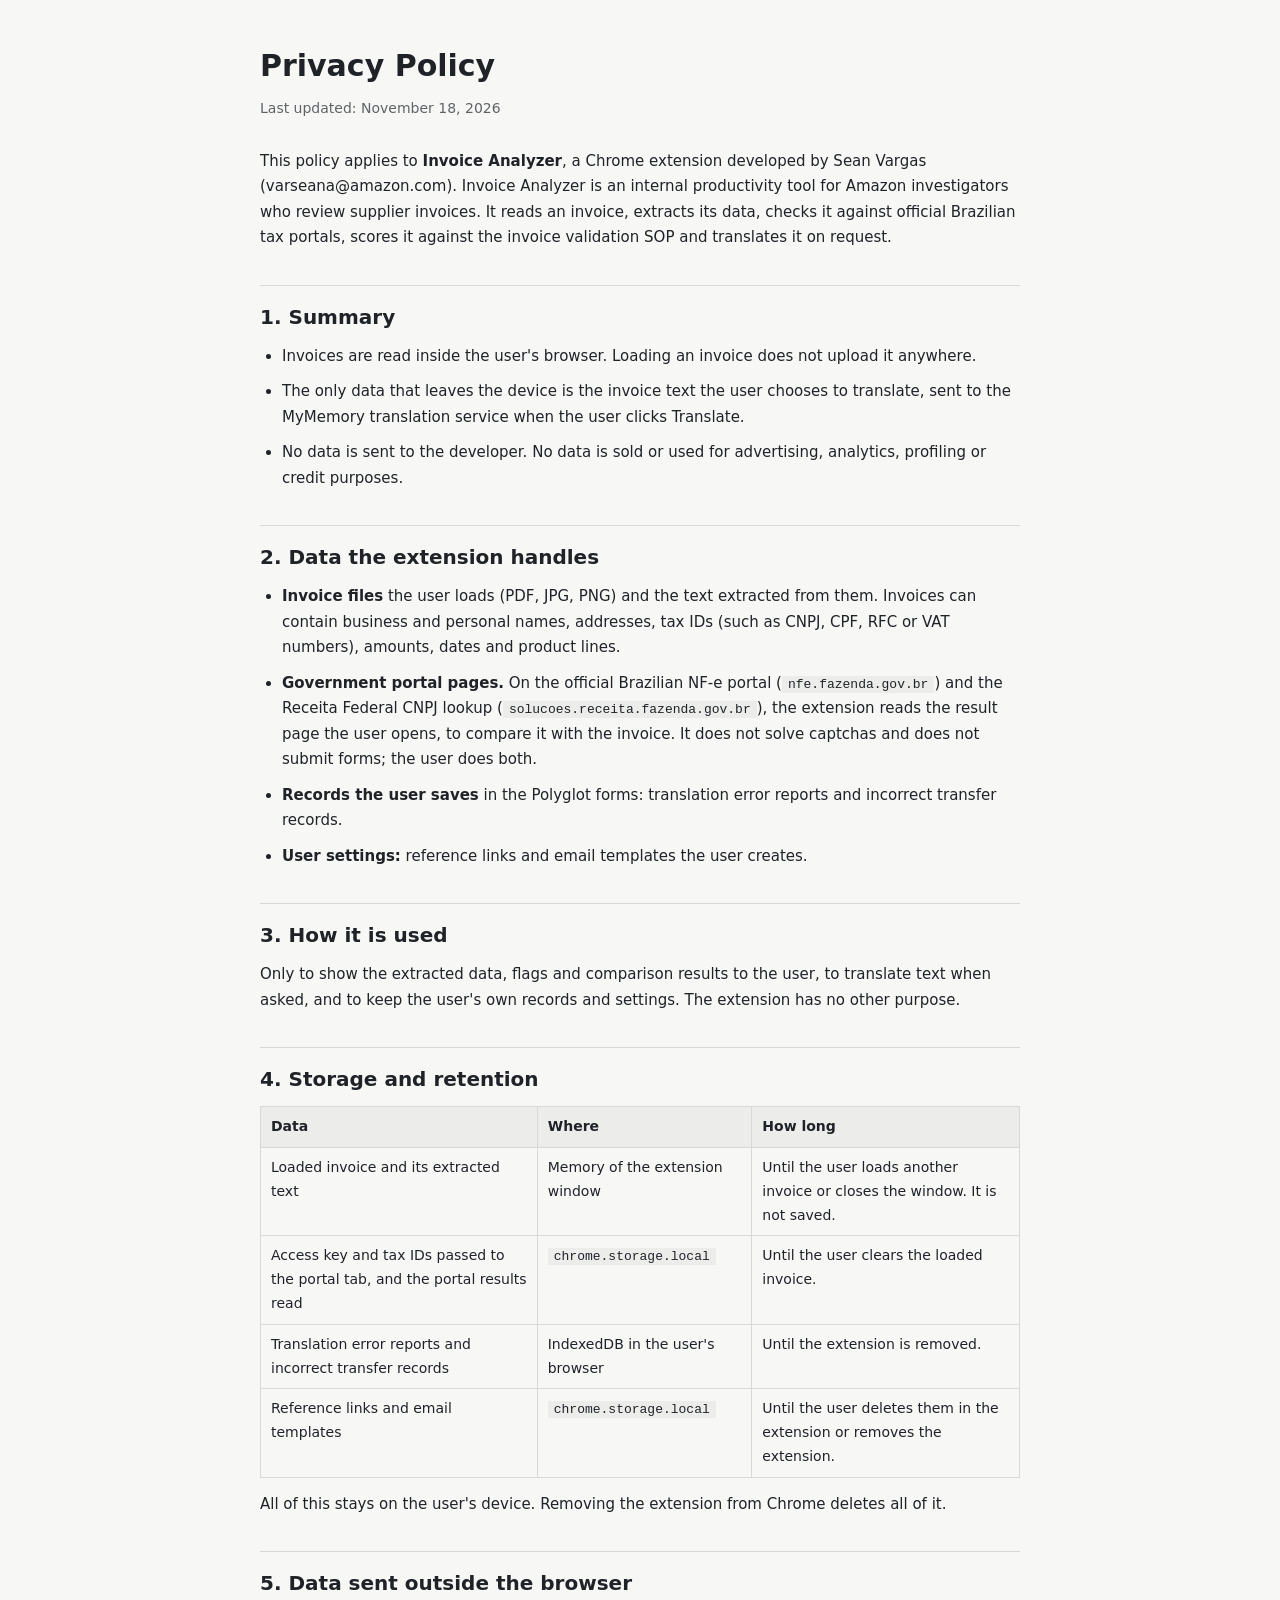
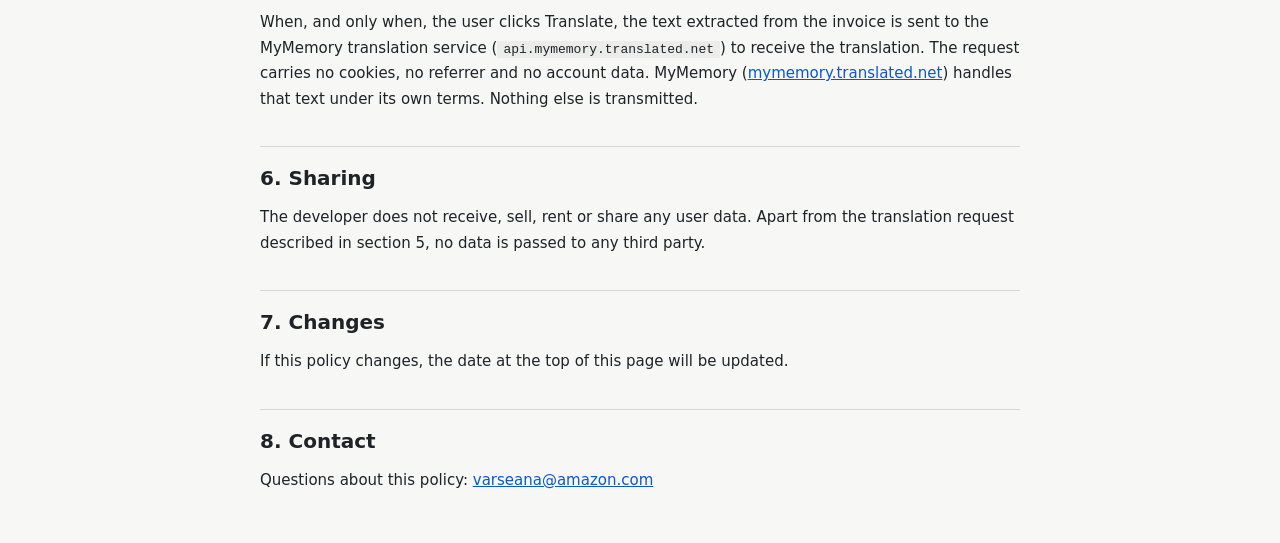
<file: invoice-analyzer-privacy.html>
<!DOCTYPE html>
<html lang="en">
<head>
  <meta charset="UTF-8">
  <meta name="viewport" content="width=device-width, initial-scale=1.0">
  <title>Privacy Policy - Invoice Analyzer</title>
  <meta name="description" content="Privacy policy for the Invoice Analyzer Chrome extension.">
  <style>
    /* misma pagina plana que la de star tools, los reviewers solo necesitan leerla */
    * { margin: 0; padding: 0; box-sizing: border-box; }
    body { font-family: 'Segoe UI', system-ui, sans-serif; background: #f7f7f5; color: #1f2328; line-height: 1.7; padding: 40px 20px; }
    .container { max-width: 760px; margin: 0 auto; }
    h1 { font-size: 30px; margin-bottom: 6px; }
    .updated { font-size: 14px; color: #5f6368; margin-bottom: 28px; }
    h2 { font-size: 20px; margin-top: 34px; margin-bottom: 10px; padding-top: 14px; border-top: 1px solid #d9d9d4; }
    p, li { font-size: 15px; margin-bottom: 10px; }
    ul { padding-left: 22px; }
    code { background: #ececea; padding: 1px 6px; font-size: 13px; }
    table { width: 100%; border-collapse: collapse; margin: 10px 0 14px; font-size: 14px; }
    th, td { border: 1px solid #d9d9d4; padding: 8px 10px; text-align: left; vertical-align: top; }
    th { background: #ececea; }
    a { color: #0b57d0; }
  </style>
</head>
<body>
  <div class="container">
    <h1>Privacy Policy</h1>
    <p class="updated">Last updated: November 18, 2026</p>

    <p>This policy applies to <strong>Invoice Analyzer</strong>, a Chrome extension developed by Sean Vargas (varseana@amazon.com). Invoice Analyzer is an internal productivity tool for Amazon investigators who review supplier invoices. It reads an invoice, extracts its data, checks it against official Brazilian tax portals, scores it against the invoice validation SOP and translates it on request.</p>

    <h2>1. Summary</h2>
    <ul>
      <li>Invoices are read inside the user's browser. Loading an invoice does not upload it anywhere.</li>
      <li>The only data that leaves the device is the invoice text the user chooses to translate, sent to the MyMemory translation service when the user clicks Translate.</li>
      <li>No data is sent to the developer. No data is sold or used for advertising, analytics, profiling or credit purposes.</li>
    </ul>

    <h2>2. Data the extension handles</h2>
    <ul>
      <li><strong>Invoice files</strong> the user loads (PDF, JPG, PNG) and the text extracted from them. Invoices can contain business and personal names, addresses, tax IDs (such as CNPJ, CPF, RFC or VAT numbers), amounts, dates and product lines.</li>
      <li><strong>Government portal pages.</strong> On the official Brazilian NF-e portal (<code>nfe.fazenda.gov.br</code>) and the Receita Federal CNPJ lookup (<code>solucoes.receita.fazenda.gov.br</code>), the extension reads the result page the user opens, to compare it with the invoice. It does not solve captchas and does not submit forms; the user does both.</li>
      <li><strong>Records the user saves</strong> in the Polyglot forms: translation error reports and incorrect transfer records.</li>
      <li><strong>User settings:</strong> reference links and email templates the user creates.</li>
    </ul>

    <h2>3. How it is used</h2>
    <p>Only to show the extracted data, flags and comparison results to the user, to translate text when asked, and to keep the user's own records and settings. The extension has no other purpose.</p>

    <h2>4. Storage and retention</h2>
    <table>
      <tr><th>Data</th><th>Where</th><th>How long</th></tr>
      <tr><td>Loaded invoice and its extracted text</td><td>Memory of the extension window</td><td>Until the user loads another invoice or closes the window. It is not saved.</td></tr>
      <tr><td>Access key and tax IDs passed to the portal tab, and the portal results read</td><td><code>chrome.storage.local</code></td><td>Until the user clears the loaded invoice.</td></tr>
      <tr><td>Translation error reports and incorrect transfer records</td><td>IndexedDB in the user's browser</td><td>Until the extension is removed.</td></tr>
      <tr><td>Reference links and email templates</td><td><code>chrome.storage.local</code></td><td>Until the user deletes them in the extension or removes the extension.</td></tr>
    </table>
    <p>All of this stays on the user's device. Removing the extension from Chrome deletes all of it.</p>

    <h2>5. Data sent outside the browser</h2>
    <p>When, and only when, the user clicks Translate, the text extracted from the invoice is sent to the MyMemory translation service (<code>api.mymemory.translated.net</code>) to receive the translation. The request carries no cookies, no referrer and no account data. MyMemory (<a href="https://mymemory.translated.net/">mymemory.translated.net</a>) handles that text under its own terms. Nothing else is transmitted.</p>

    <h2>6. Sharing</h2>
    <p>The developer does not receive, sell, rent or share any user data. Apart from the translation request described in section 5, no data is passed to any third party.</p>

    <h2>7. Changes</h2>
    <p>If this policy changes, the date at the top of this page will be updated.</p>

    <h2>8. Contact</h2>
    <p>Questions about this policy: <a href="mailto:varseana@amazon.com">varseana@amazon.com</a></p>
  </div>
</body>
</html>
</file>
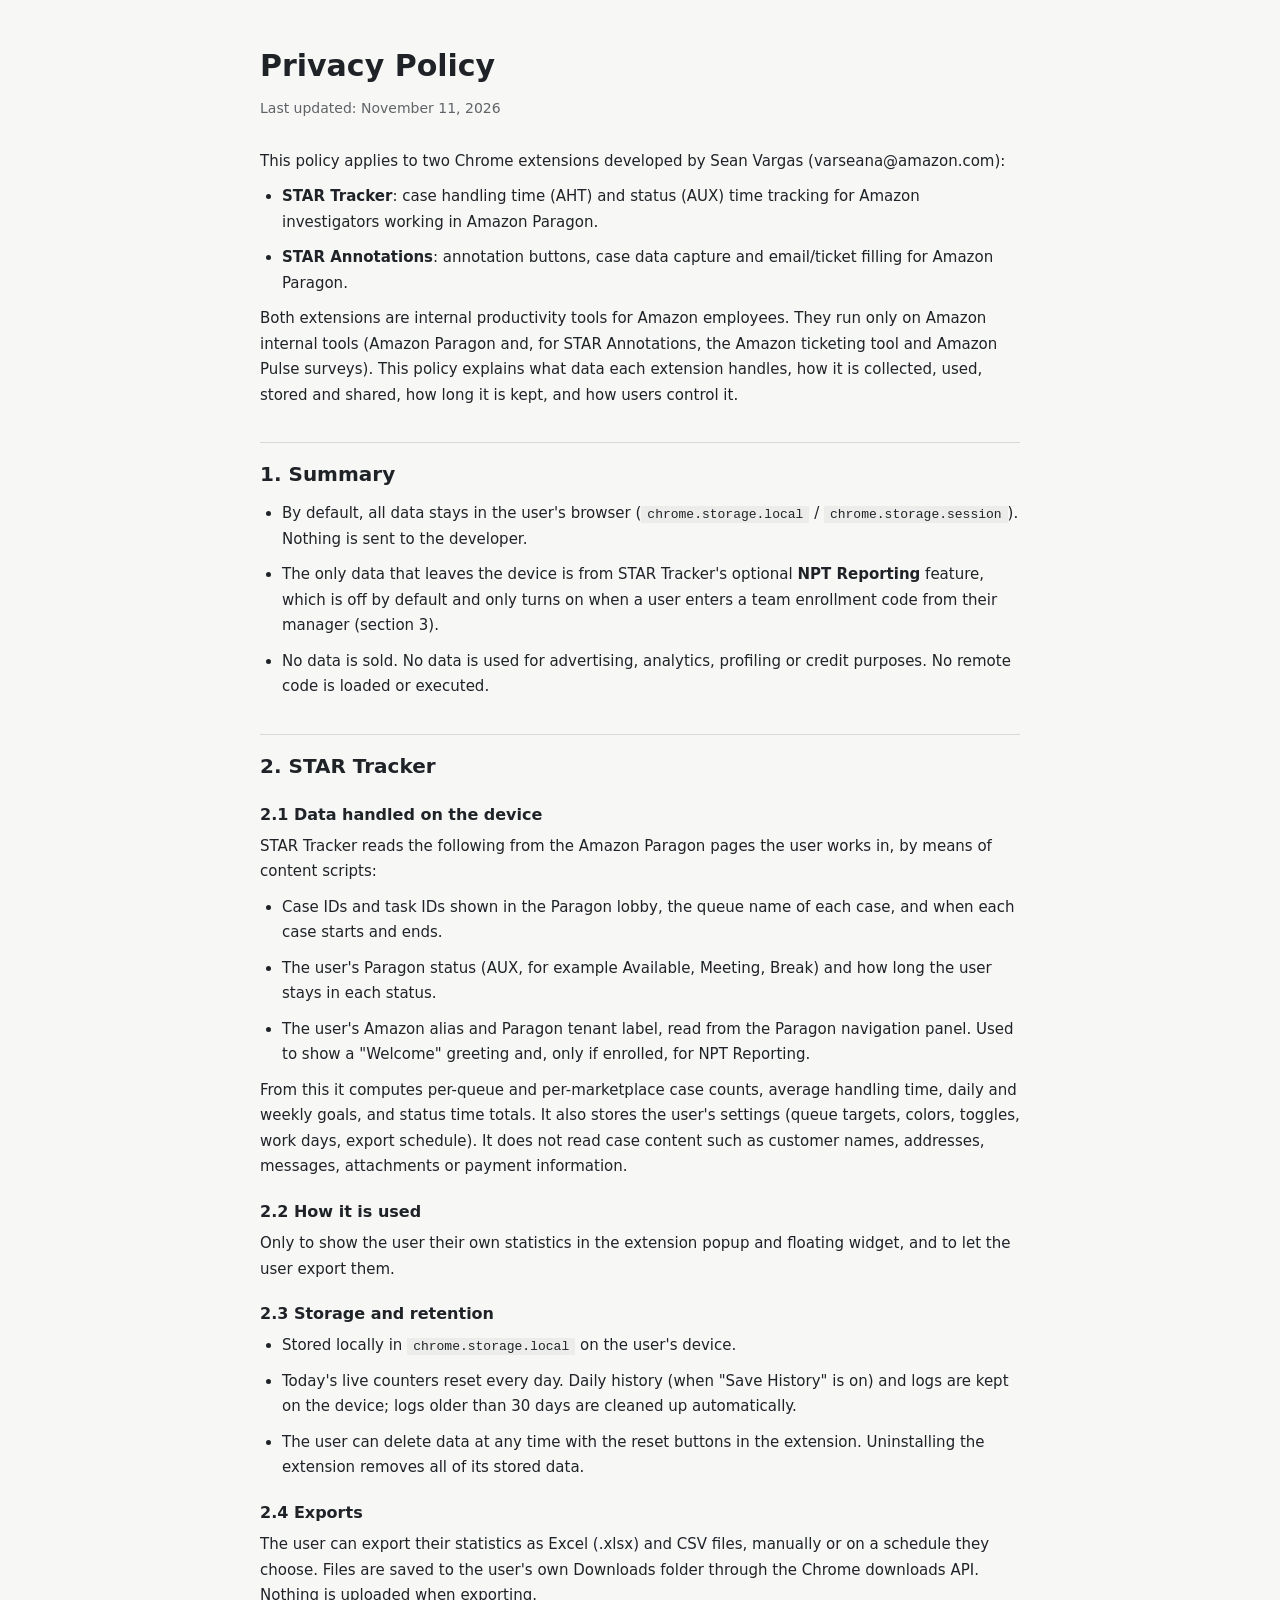
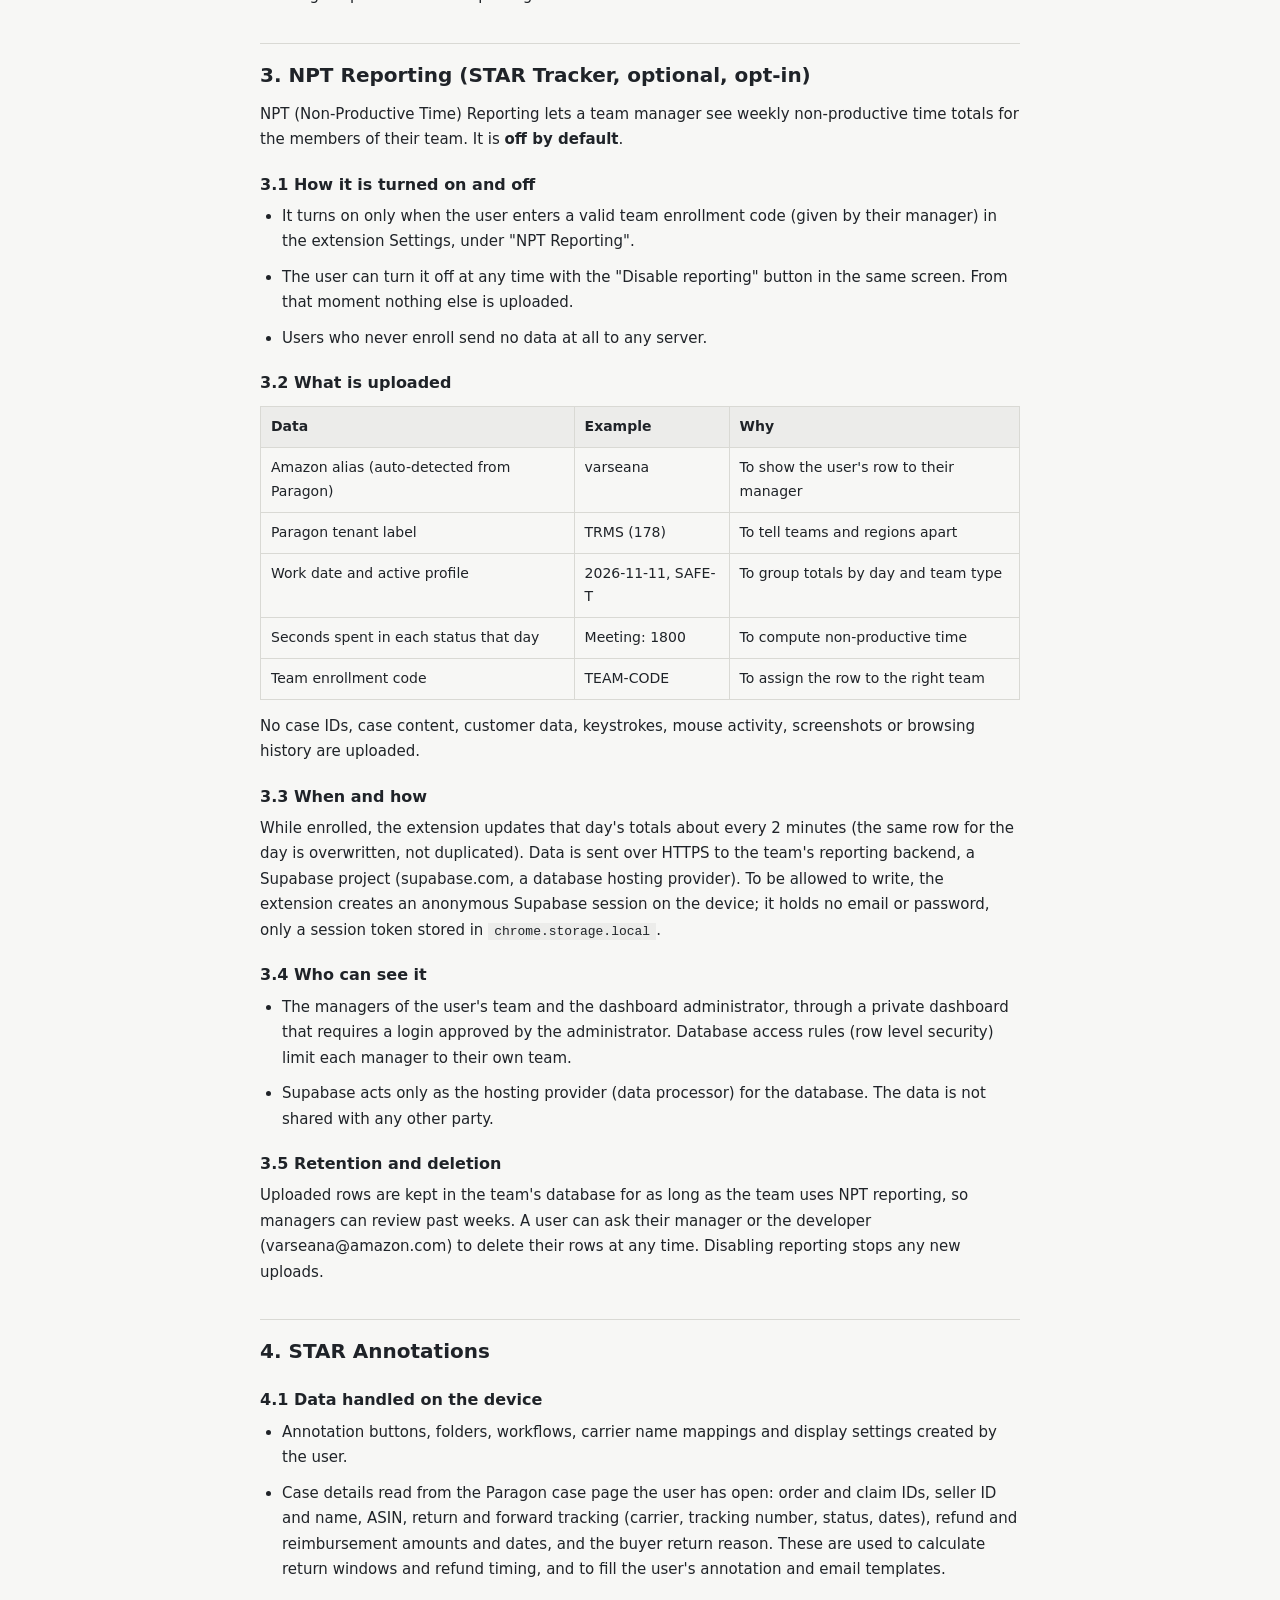
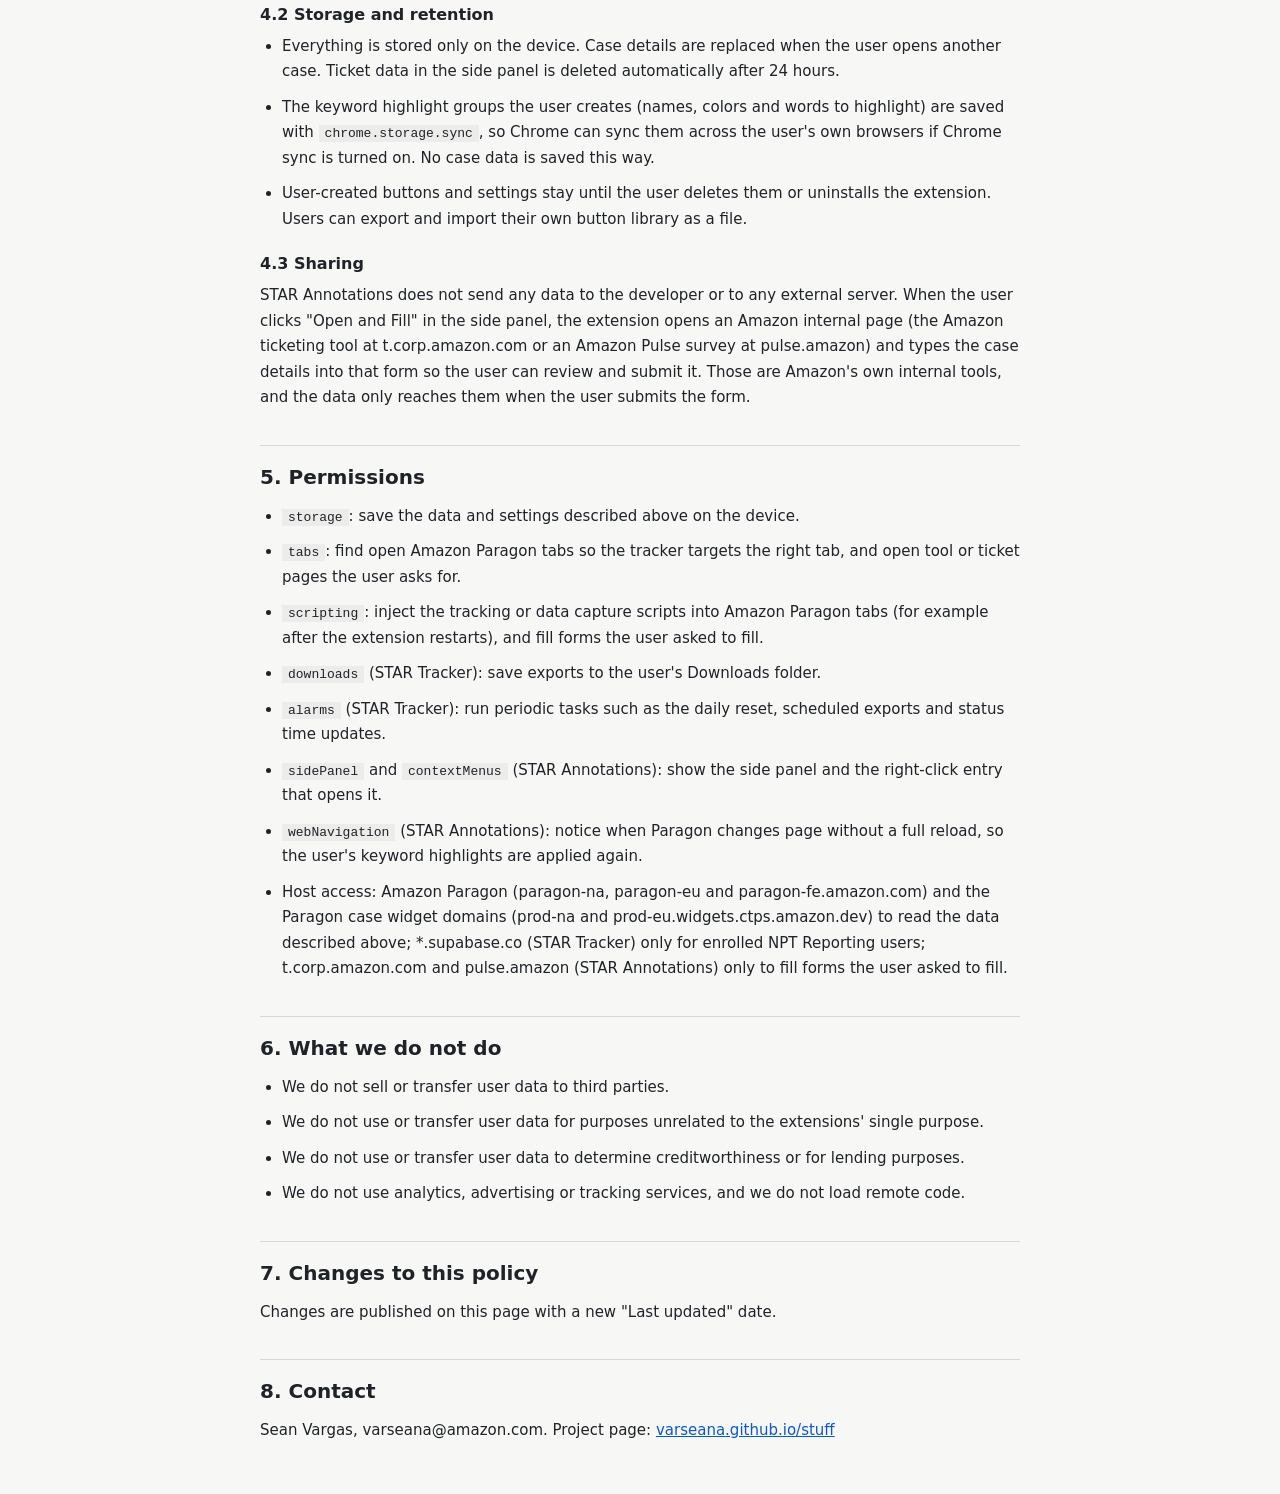
<file: privacy.html>
<!DOCTYPE html>
<html lang="en">
<head>
  <meta charset="UTF-8">
  <meta name="viewport" content="width=device-width, initial-scale=1.0">
  <title>Privacy Policy - STAR Tools</title>
  <style>
    /* ok so this page is plain on purpose, reviewers just need to read it */
    * { margin: 0; padding: 0; box-sizing: border-box; }
    body { font-family: 'Segoe UI', system-ui, sans-serif; background: #f7f7f5; color: #1f2328; line-height: 1.7; padding: 40px 20px; }
    .container { max-width: 760px; margin: 0 auto; }
    h1 { font-size: 30px; margin-bottom: 6px; }
    .updated { font-size: 14px; color: #5f6368; margin-bottom: 28px; }
    h2 { font-size: 20px; margin-top: 34px; margin-bottom: 10px; padding-top: 14px; border-top: 1px solid #d9d9d4; }
    h3 { font-size: 16px; margin-top: 18px; margin-bottom: 6px; }
    p, li { font-size: 15px; margin-bottom: 10px; }
    ul { padding-left: 22px; }
    code { background: #ececea; padding: 1px 6px; font-size: 13px; }
    table { width: 100%; border-collapse: collapse; margin: 10px 0 14px; font-size: 14px; }
    th, td { border: 1px solid #d9d9d4; padding: 8px 10px; text-align: left; vertical-align: top; }
    th { background: #ececea; }
    a { color: #0b57d0; }
  </style>
</head>
<body>
  <div class="container">
    <h1>Privacy Policy</h1>
    <p class="updated">Last updated: November 11, 2026</p>

    <p>This policy applies to two Chrome extensions developed by Sean Vargas (varseana@amazon.com):</p>
    <ul>
      <li><strong>STAR Tracker</strong>: case handling time (AHT) and status (AUX) time tracking for Amazon investigators working in Amazon Paragon.</li>
      <li><strong>STAR Annotations</strong>: annotation buttons, case data capture and email/ticket filling for Amazon Paragon.</li>
    </ul>
    <p>Both extensions are internal productivity tools for Amazon employees. They run only on Amazon internal tools (Amazon Paragon and, for STAR Annotations, the Amazon ticketing tool and Amazon Pulse surveys). This policy explains what data each extension handles, how it is collected, used, stored and shared, how long it is kept, and how users control it.</p>

    <h2>1. Summary</h2>
    <ul>
      <li>By default, all data stays in the user's browser (<code>chrome.storage.local</code> / <code>chrome.storage.session</code>). Nothing is sent to the developer.</li>
      <li>The only data that leaves the device is from STAR Tracker's optional <strong>NPT Reporting</strong> feature, which is off by default and only turns on when a user enters a team enrollment code from their manager (section 3).</li>
      <li>No data is sold. No data is used for advertising, analytics, profiling or credit purposes. No remote code is loaded or executed.</li>
    </ul>

    <h2>2. STAR Tracker</h2>

    <h3>2.1 Data handled on the device</h3>
    <p>STAR Tracker reads the following from the Amazon Paragon pages the user works in, by means of content scripts:</p>
    <ul>
      <li>Case IDs and task IDs shown in the Paragon lobby, the queue name of each case, and when each case starts and ends.</li>
      <li>The user's Paragon status (AUX, for example Available, Meeting, Break) and how long the user stays in each status.</li>
      <li>The user's Amazon alias and Paragon tenant label, read from the Paragon navigation panel. Used to show a "Welcome" greeting and, only if enrolled, for NPT Reporting.</li>
    </ul>
    <p>From this it computes per-queue and per-marketplace case counts, average handling time, daily and weekly goals, and status time totals. It also stores the user's settings (queue targets, colors, toggles, work days, export schedule). It does not read case content such as customer names, addresses, messages, attachments or payment information.</p>

    <h3>2.2 How it is used</h3>
    <p>Only to show the user their own statistics in the extension popup and floating widget, and to let the user export them.</p>

    <h3>2.3 Storage and retention</h3>
    <ul>
      <li>Stored locally in <code>chrome.storage.local</code> on the user's device.</li>
      <li>Today's live counters reset every day. Daily history (when "Save History" is on) and logs are kept on the device; logs older than 30 days are cleaned up automatically.</li>
      <li>The user can delete data at any time with the reset buttons in the extension. Uninstalling the extension removes all of its stored data.</li>
    </ul>

    <h3>2.4 Exports</h3>
    <p>The user can export their statistics as Excel (.xlsx) and CSV files, manually or on a schedule they choose. Files are saved to the user's own Downloads folder through the Chrome downloads API. Nothing is uploaded when exporting.</p>

    <h2>3. NPT Reporting (STAR Tracker, optional, opt-in)</h2>
    <p>NPT (Non-Productive Time) Reporting lets a team manager see weekly non-productive time totals for the members of their team. It is <strong>off by default</strong>.</p>

    <h3>3.1 How it is turned on and off</h3>
    <ul>
      <li>It turns on only when the user enters a valid team enrollment code (given by their manager) in the extension Settings, under "NPT Reporting".</li>
      <li>The user can turn it off at any time with the "Disable reporting" button in the same screen. From that moment nothing else is uploaded.</li>
      <li>Users who never enroll send no data at all to any server.</li>
    </ul>

    <h3>3.2 What is uploaded</h3>
    <table>
      <tr><th>Data</th><th>Example</th><th>Why</th></tr>
      <tr><td>Amazon alias (auto-detected from Paragon)</td><td>varseana</td><td>To show the user's row to their manager</td></tr>
      <tr><td>Paragon tenant label</td><td>TRMS (178)</td><td>To tell teams and regions apart</td></tr>
      <tr><td>Work date and active profile</td><td>2026-11-11, SAFE-T</td><td>To group totals by day and team type</td></tr>
      <tr><td>Seconds spent in each status that day</td><td>Meeting: 1800</td><td>To compute non-productive time</td></tr>
      <tr><td>Team enrollment code</td><td>TEAM-CODE</td><td>To assign the row to the right team</td></tr>
    </table>
    <p>No case IDs, case content, customer data, keystrokes, mouse activity, screenshots or browsing history are uploaded.</p>

    <h3>3.3 When and how</h3>
    <p>While enrolled, the extension updates that day's totals about every 2 minutes (the same row for the day is overwritten, not duplicated). Data is sent over HTTPS to the team's reporting backend, a Supabase project (supabase.com, a database hosting provider). To be allowed to write, the extension creates an anonymous Supabase session on the device; it holds no email or password, only a session token stored in <code>chrome.storage.local</code>.</p>

    <h3>3.4 Who can see it</h3>
    <ul>
      <li>The managers of the user's team and the dashboard administrator, through a private dashboard that requires a login approved by the administrator. Database access rules (row level security) limit each manager to their own team.</li>
      <li>Supabase acts only as the hosting provider (data processor) for the database. The data is not shared with any other party.</li>
    </ul>

    <h3>3.5 Retention and deletion</h3>
    <p>Uploaded rows are kept in the team's database for as long as the team uses NPT reporting, so managers can review past weeks. A user can ask their manager or the developer (varseana@amazon.com) to delete their rows at any time. Disabling reporting stops any new uploads.</p>

    <h2>4. STAR Annotations</h2>

    <h3>4.1 Data handled on the device</h3>
    <ul>
      <li>Annotation buttons, folders, workflows, carrier name mappings and display settings created by the user.</li>
      <li>Case details read from the Paragon case page the user has open: order and claim IDs, seller ID and name, ASIN, return and forward tracking (carrier, tracking number, status, dates), refund and reimbursement amounts and dates, and the buyer return reason. These are used to calculate return windows and refund timing, and to fill the user's annotation and email templates.</li>
    </ul>

    <h3>4.2 Storage and retention</h3>
    <ul>
      <li>Everything is stored only on the device. Case details are replaced when the user opens another case. Ticket data in the side panel is deleted automatically after 24 hours.</li>
      <li>The keyword highlight groups the user creates (names, colors and words to highlight) are saved with <code>chrome.storage.sync</code>, so Chrome can sync them across the user's own browsers if Chrome sync is turned on. No case data is saved this way.</li>
      <li>User-created buttons and settings stay until the user deletes them or uninstalls the extension. Users can export and import their own button library as a file.</li>
    </ul>

    <h3>4.3 Sharing</h3>
    <p>STAR Annotations does not send any data to the developer or to any external server. When the user clicks "Open and Fill" in the side panel, the extension opens an Amazon internal page (the Amazon ticketing tool at t.corp.amazon.com or an Amazon Pulse survey at pulse.amazon) and types the case details into that form so the user can review and submit it. Those are Amazon's own internal tools, and the data only reaches them when the user submits the form.</p>

    <h2>5. Permissions</h2>
    <ul>
      <li><code>storage</code>: save the data and settings described above on the device.</li>
      <li><code>tabs</code>: find open Amazon Paragon tabs so the tracker targets the right tab, and open tool or ticket pages the user asks for.</li>
      <li><code>scripting</code>: inject the tracking or data capture scripts into Amazon Paragon tabs (for example after the extension restarts), and fill forms the user asked to fill.</li>
      <li><code>downloads</code> (STAR Tracker): save exports to the user's Downloads folder.</li>
      <li><code>alarms</code> (STAR Tracker): run periodic tasks such as the daily reset, scheduled exports and status time updates.</li>
      <li><code>sidePanel</code> and <code>contextMenus</code> (STAR Annotations): show the side panel and the right-click entry that opens it.</li>
      <li><code>webNavigation</code> (STAR Annotations): notice when Paragon changes page without a full reload, so the user's keyword highlights are applied again.</li>
      <li>Host access: Amazon Paragon (paragon-na, paragon-eu and paragon-fe.amazon.com) and the Paragon case widget domains (prod-na and prod-eu.widgets.ctps.amazon.dev) to read the data described above; *.supabase.co (STAR Tracker) only for enrolled NPT Reporting users; t.corp.amazon.com and pulse.amazon (STAR Annotations) only to fill forms the user asked to fill.</li>
    </ul>

    <h2>6. What we do not do</h2>
    <ul>
      <li>We do not sell or transfer user data to third parties.</li>
      <li>We do not use or transfer user data for purposes unrelated to the extensions' single purpose.</li>
      <li>We do not use or transfer user data to determine creditworthiness or for lending purposes.</li>
      <li>We do not use analytics, advertising or tracking services, and we do not load remote code.</li>
    </ul>

    <h2>7. Changes to this policy</h2>
    <p>Changes are published on this page with a new "Last updated" date.</p>

    <h2>8. Contact</h2>
    <p>Sean Vargas, varseana@amazon.com. Project page: <a href="https://varseana.github.io/stuff/">varseana.github.io/stuff</a></p>
  </div>
</body>
</html>
</file>
<file: styles.css>
/* ========================================
   STAR Tools Landing ~ Liquid Glass
   ======================================== */

/* -- reset & base -- */
*, *::before, *::after { margin: 0; padding: 0; box-sizing: border-box; }

:root {
  --font-body: 'Inter', sans-serif;
  --font-display: 'Space Grotesk', sans-serif;

  /* spacing scale (4px base) */
  --sp-1: 4px; --sp-2: 8px; --sp-3: 12px; --sp-4: 16px; --sp-5: 20px;
  --sp-6: 24px; --sp-7: 32px; --sp-8: 40px; --sp-9: 48px; --sp-10: 64px;

  /* radius */
  --radius-sm: 8px;
  --radius-md: 16px;
  --radius-lg: 24px;

  /* transitions */
  --ease: cubic-bezier(0.4, 0, 0.2, 1);
  --speed: 0.3s;

  /* gradient angles */
  --grad-angle: 135deg;
}

/* -- dark theme -- */
[data-theme="dark"] {
  --bg: #0a0a14;
  --bg-secondary: #0f0f1e;
  --surface: rgba(255, 255, 255, 0.04);
  --surface-hover: rgba(255, 255, 255, 0.08);
  --glass-bg: rgba(255, 255, 255, 0.05);
  --glass-border: rgba(255, 255, 255, 0.1);
  --glass-border-hover: rgba(255, 255, 255, 0.2);
  --text-primary: #f0f0f5;
  --text-secondary: #a0a0b8;
  --text-muted: #606078;
  --brand-500: #8a93a4;
  --brand-400: #b0b8c8;
  --brand-600: #6d788c;
  --accent-blue: #c4c9d3;
  --accent-emerald: #dcdfe6;
  --accent-rose: #a7aebc;
  --accent-amber: #edeef2;
  --shadow-sm: 0 2px 8px rgba(0,0,0,0.3);
  --shadow-md: 0 4px 20px rgba(0,0,0,0.4);
  --shadow-lg: 0 8px 40px rgba(0,0,0,0.5);
  --shadow-glow: 0 0 30px rgba(176,184,200,0.15);
  --nav-bg: rgba(10, 10, 20, 0.7);
  --divider: rgba(255,255,255,0.06);
}

/* -- light theme -- */
[data-theme="light"] {
  --bg: #f5f5fa;
  --bg-secondary: #eeeef4;
  --surface: rgba(255, 255, 255, 0.7);
  --surface-hover: rgba(255, 255, 255, 0.9);
  --glass-bg: rgba(255, 255, 255, 0.5);
  --glass-border: rgba(0, 0, 0, 0.08);
  --glass-border-hover: rgba(0, 0, 0, 0.15);
  --text-primary: #1a1a2e;
  --text-secondary: #4a4a6a;
  --text-muted: #8a8aa0;
  --brand-500: #414754;
  --brand-400: #576070;
  --brand-600: #2b2f38;
  --accent-blue: #6d788c;
  --accent-emerald: #1a1d23;
  --accent-rose: #414754;
  --accent-amber: #2b2f38;
  --shadow-sm: 0 2px 8px rgba(0,0,0,0.06);
  --shadow-md: 0 4px 20px rgba(0,0,0,0.08);
  --shadow-lg: 0 8px 40px rgba(0,0,0,0.1);
  --shadow-glow: 0 0 30px rgba(65,71,84,0.1);
  --nav-bg: rgba(245, 245, 250, 0.7);
  --divider: rgba(0,0,0,0.06);
}

html { scroll-behavior: smooth; }
body {
  font-family: var(--font-body);
  background: var(--bg);
  color: var(--text-primary);
  overflow-x: hidden;
  transition: background var(--speed) var(--ease), color var(--speed) var(--ease);
  line-height: 1.6;
}

.container { max-width: 1120px; margin: 0 auto; padding: 0 var(--sp-6); }

/* -- particles -- */
.particles { position: fixed; inset: 0; pointer-events: none; z-index: 0; overflow: hidden; }
.particle {
  position: absolute; bottom: -10px; background: var(--brand-500); border-radius: 50%;
  animation: floatUp linear infinite;
}
@keyframes floatUp {
  0% { transform: translateY(0) rotate(0deg); opacity: 0; }
  10% { opacity: 1; }
  90% { opacity: 1; }
  100% { transform: translateY(-110vh) rotate(360deg); opacity: 0; }
}

/* -- ambient blobs (radial gradient, no filter blur) -- */
.blob {
  position: fixed; border-radius: 50%; pointer-events: none; z-index: 0;
  opacity: 0.12; background: radial-gradient(circle, var(--brand-500) 0%, transparent 70%);
}
.blob-1 { width: 500px; height: 500px; top: -100px; right: -100px; }
.blob-2 { width: 400px; height: 400px; background: radial-gradient(circle, var(--accent-blue) 0%, transparent 70%); bottom: 20%; left: -80px; }
.blob-3 { width: 350px; height: 350px; background: radial-gradient(circle, var(--accent-emerald) 0%, transparent 70%); bottom: -50px; right: 20%; }

/* -- glass card base -- */
.glass-card {
  background: var(--glass-bg);
  backdrop-filter: blur(16px); -webkit-backdrop-filter: blur(16px);
  border: 1px solid var(--glass-border);
  border-radius: var(--radius-md);
  position: relative; overflow: hidden;
  transition: transform var(--speed) var(--ease), border-color var(--speed) var(--ease), box-shadow var(--speed) var(--ease);
}
.glass-card:hover {
  border-color: var(--glass-border-hover);
  box-shadow: var(--shadow-lg), var(--shadow-glow);
}

/* card accent bar */
.card-accent {
  position: absolute; top: 0; left: 0; right: 0; height: 2px;
  background: linear-gradient(90deg, var(--brand-500), var(--brand-400));
}
.card-accent.accent-blue { background: linear-gradient(90deg, var(--accent-blue), var(--brand-400)); }
.card-accent.accent-green, .card-accent.accent-emerald { background: linear-gradient(90deg, var(--accent-emerald), var(--accent-blue)); }
.card-accent.accent-purple { background: linear-gradient(90deg, var(--brand-600), var(--accent-rose)); }

/* -- scroll reveal -- */
.reveal { opacity: 0; transform: translateY(30px); transition: opacity 0.6s var(--ease), transform 0.6s var(--ease); }
.reveal.revealed { opacity: 1; transform: translateY(0); }

/* -- nav -- */
.nav {
  position: sticky; top: 0; z-index: 100;
  background: var(--nav-bg); backdrop-filter: blur(20px); -webkit-backdrop-filter: blur(20px);
  border-bottom: 1px solid var(--divider);
  transition: background var(--speed) var(--ease), box-shadow var(--speed) var(--ease);
}
.nav.scrolled { box-shadow: var(--shadow-md); }
.nav-inner {
  max-width: 1120px; margin: 0 auto; padding: var(--sp-3) var(--sp-6);
  display: flex; align-items: center; justify-content: space-between;
}
.nav-brand { display: flex; align-items: center; gap: var(--sp-3); }
.nav-logo {
  width: 32px; height: 32px;
  display: flex; align-items: center; justify-content: center;
}
.nav-title { font-family: var(--font-display); font-weight: 600; font-size: 16px; }
.nav-links { display: flex; gap: var(--sp-7); position: relative; overflow: visible; }
.hamburger { display: none; }
.nav-link {
  font-size: 14px; font-weight: 500; color: var(--text-muted); text-decoration: none;
  position: relative; transition: color 0.4s var(--ease); padding: var(--sp-2) 0;
}
.nav-link:hover, .nav-link.active { color: var(--text-primary); }

/* glow glider */
.nav-glider {
  position: absolute; bottom: -6px; height: 1px;
  background: var(--brand-400);
  border-radius: 1px;
  transition: left 0.4s cubic-bezier(0.16, 1, 0.3, 1), width 0.3s cubic-bezier(0.16, 1, 0.3, 1), opacity 0.3s var(--ease);
  pointer-events: none;
  opacity: 0;
}
.nav-glider.visible { opacity: 0.5; }
.nav-glider::before {
  content: ''; position: absolute;
  top: -6px; bottom: -10px; left: -12px; right: -12px;
  background: var(--brand-400);
  filter: blur(12px); opacity: 0.7;
  border-radius: 8px;
}
.nav-glider::after {
  content: ''; position: absolute;
  top: -20px; bottom: -24px; left: -30px; right: -30px;
  background: radial-gradient(ellipse at center, var(--brand-400), transparent 70%);
  opacity: 0.2; pointer-events: none;
}

.theme-toggle {
  width: 36px; height: 36px; border-radius: var(--radius-sm); border: 1px solid var(--glass-border);
  background: var(--glass-bg); cursor: pointer; position: relative; overflow: hidden;
  transition: border-color var(--speed) var(--ease), background var(--speed) var(--ease);
}
.theme-toggle:hover { border-color: var(--glass-border-hover); background: var(--surface-hover); }
.theme-icon { position: absolute; inset: 0; display: flex; align-items: center; justify-content: center; font-size: 18px; transition: opacity var(--speed), transform var(--speed); }
[data-theme="dark"] .sun { opacity: 0; transform: rotate(-90deg) scale(0); }
[data-theme="dark"] .moon { opacity: 1; transform: rotate(0) scale(1); color: var(--accent-amber); }
[data-theme="light"] .sun { opacity: 1; transform: rotate(0) scale(1); color: var(--accent-amber); }
[data-theme="light"] .moon { opacity: 0; transform: rotate(90deg) scale(0); }

/* -- hero -- */
.hero {
  min-height: 90vh; display: flex; align-items: center; justify-content: center;
  padding: var(--sp-10) var(--sp-6); gap: var(--sp-10);
  position: relative; z-index: 1;
}
.hero-content { flex: 1; max-width: 520px; }
.hero-icon {
  width: 64px; height: 64px; vertical-align: middle; margin-right: var(--sp-3);
  filter: drop-shadow(0 0 12px rgba(176,184,200,0.3));
}
.hero-badge {
  display: inline-block; padding: var(--sp-1) var(--sp-4); border-radius: 50px;
  background: var(--surface); border: 1px solid var(--glass-border);
  font-size: 12px; font-weight: 500; color: var(--text-secondary);
  letter-spacing: 1px; text-transform: uppercase; margin-bottom: var(--sp-6);
}
.hero-title {
  font-family: var(--font-display); font-size: clamp(48px, 6vw, 72px);
  font-weight: 800; line-height: 1.05; margin-bottom: var(--sp-6);
}
.gradient-text {
  color: var(--brand-400);
}

.hero-subtitle { font-size: 17px; color: var(--text-secondary); line-height: 1.7; margin-bottom: var(--sp-8); max-width: 460px; }
.hero-actions { display: flex; gap: var(--sp-4); margin-bottom: var(--sp-7); flex-wrap: wrap; }

/* buttons */
.btn {
  display: inline-flex; align-items: center; gap: var(--sp-2); padding: var(--sp-3) var(--sp-6);
  border-radius: var(--radius-sm); font-size: 14px; font-weight: 600; text-decoration: none;
  transition: transform 0.15s var(--ease), box-shadow 0.15s var(--ease), background 0.15s var(--ease);
  cursor: pointer; border: none; position: relative; overflow: hidden;
}
.btn:active { transform: scale(0.97); }
.btn-primary {
  background: linear-gradient(var(--grad-angle), var(--brand-500), var(--accent-blue));
  color: #fff; box-shadow: 0 4px 16px rgba(176,184,200,0.3);
}
.btn-primary:hover { transform: translateY(-2px); box-shadow: 0 6px 24px rgba(176,184,200,0.45); }
.btn-download {
  --btn-w: 220px;
  background: linear-gradient(var(--grad-angle), var(--brand-500), var(--accent-blue));
  color: #fff; font-size: 16px; padding: var(--sp-4) var(--sp-8);
  border-radius: var(--radius-sm); box-shadow: 0 4px 20px rgba(176,184,200,0.35);
  width: var(--btn-w);
}
.btn-download.btn-sm {
  --btn-w: 170px;
  font-size: 12px; padding: var(--sp-2) var(--sp-5); margin-top: var(--sp-4);
  box-shadow: 0 2px 12px rgba(176,184,200,0.25);
}
.btn-download:hover {
  background-image: linear-gradient(
    to right,
    var(--brand-400),
    var(--brand-400) 16.65%,
    var(--accent-blue) 16.65%,
    var(--accent-blue) 33.3%,
    var(--accent-emerald) 33.3%,
    var(--accent-emerald) 49.95%,
    var(--brand-400) 49.95%,
    var(--brand-400) 66.6%,
    var(--accent-rose) 66.6%,
    var(--accent-rose) 83.25%,
    var(--accent-amber) 83.25%,
    var(--accent-amber) 100%,
    var(--brand-400) 100%
  );
  animation: btnSlide 2s linear infinite;
  transform: scale(1.08) translateY(-2px);
  box-shadow: 0 8px 32px rgba(176,184,200,0.5);
}
@keyframes btnSlide { to { background-position: var(--btn-w); } }
.btn-arrow { transition: transform 0.15s; }
.btn-primary:hover .btn-arrow { transform: translateX(4px); }
.btn-glass {
  background: var(--glass-bg); border: 1px solid var(--glass-border); color: var(--text-primary);
  backdrop-filter: blur(8px);
}
.btn-glass:hover { background: var(--surface-hover); border-color: var(--glass-border-hover); transform: translateY(-2px); }

.hero-version { font-size: 13px; color: var(--text-muted); display: flex; align-items: center; gap: var(--sp-2); }
.version-dot { width: 6px; height: 6px; border-radius: 50%; background: var(--accent-emerald); box-shadow: 0 0 8px var(--accent-emerald); animation: pulse 2s ease infinite; }
@keyframes pulse { 0%,100% { box-shadow: 0 0 8px var(--accent-emerald); } 50% { box-shadow: 0 0 20px var(--accent-emerald); } }

/* hero visual */
.hero-visual { flex: 1; max-width: 420px; position: relative; min-height: 360px; }
.hero-card { padding: var(--sp-2); position: absolute; }
.hero-gif {
  display: block; width: 100%; height: auto;
  border-radius: calc(var(--radius-md) - 2px);
  object-fit: cover;
}
.hero-card-1 {
  top: 0; left: 0; width: 240px;
  animation: float 5s ease-in-out infinite;
}
.hero-card-2 {
  top: 120px; right: 0; width: 200px;
  animation: float 5s ease-in-out infinite 1s;
}
.hero-card-3 {
  bottom: 0; left: 40px; width: 180px;
  animation: float 5s ease-in-out infinite 2s;
}
@keyframes float { 0%,100% { transform: translateY(0); } 50% { transform: translateY(-10px); } }

.card-icon { font-size: 28px; margin-bottom: var(--sp-2); }
.card-timer { font-family: var(--font-display); font-size: 36px; font-weight: 700; color: var(--accent-blue); text-shadow: 0 0 20px rgba(56,189,248,0.3); }
.card-label { font-size: 12px; color: var(--text-muted); margin-top: var(--sp-1); }
.card-bar { height: 4px; background: var(--surface); border-radius: 2px; margin-top: var(--sp-3); overflow: hidden; }
.card-bar-fill { height: 100%; background: linear-gradient(90deg, var(--accent-emerald), var(--accent-amber)); border-radius: 2px; transform-origin: left; transition: transform 1s var(--ease); }
.card-mini-title { font-size: 13px; font-weight: 600; margin-bottom: var(--sp-3); }
.card-tags { display: flex; gap: var(--sp-2); flex-wrap: wrap; }
.tag {
  padding: 2px var(--sp-3); border-radius: 50px; font-size: 11px; font-weight: 600;
  border: 1px solid; letter-spacing: 0.5px;
}
.tag-grnt { color: #006878; border-color: rgba(0,104,120,0.3); background: rgba(0,104,120,0.1); }
.tag-nogrnt { color: #c0392b; border-color: rgba(192,57,43,0.3); background: rgba(192,57,43,0.1); }
.tag-misc { color: #2c3e50; border-color: rgba(44,62,80,0.3); background: rgba(44,62,80,0.1); }
[data-theme="dark"] .tag-grnt { color: #5eead4; border-color: rgba(94,234,212,0.3); background: rgba(94,234,212,0.08); }
[data-theme="dark"] .tag-nogrnt { color: #fca5a5; border-color: rgba(252,165,165,0.3); background: rgba(252,165,165,0.08); }
[data-theme="dark"] .tag-misc { color: #a5b4c8; border-color: rgba(165,180,200,0.3); background: rgba(165,180,200,0.08); }

.card-stat-row { text-align: center; }
.card-stat-num { font-family: var(--font-display); font-size: 40px; font-weight: 700; color: var(--brand-400); }
.card-stat-label { display: block; font-size: 12px; color: var(--text-muted); margin-top: var(--sp-1); }

/* -- sections -- */
.section { padding: var(--sp-10) 0; position: relative; z-index: 1; }
.section-alt { background: var(--bg-secondary); transition: background var(--speed) var(--ease); }
.section-header { text-align: center; margin-bottom: var(--sp-9); }
.section-badge {
  display: inline-block; padding: var(--sp-1) var(--sp-4); border-radius: 50px;
  background: var(--surface); border: 1px solid var(--glass-border);
  font-size: 12px; font-weight: 600; color: var(--brand-400);
  letter-spacing: 2px; text-transform: uppercase; margin-bottom: var(--sp-4);
}
.section-title { font-family: var(--font-display); font-size: clamp(28px, 4vw, 42px); font-weight: 700; line-height: 1.2; }
.section-desc { font-size: 16px; color: var(--text-secondary); margin-top: var(--sp-4); max-width: 500px; margin-inline: auto; }

/* -- tools grid -- */
.tools-grid { display: grid; grid-template-columns: repeat(2, 1fr); gap: var(--sp-7); }
.tool-card { padding: var(--sp-7); transition: transform var(--speed) var(--ease), border-color var(--speed) var(--ease), box-shadow var(--speed) var(--ease); }
.tool-header { display: flex; align-items: center; gap: var(--sp-4); margin-bottom: var(--sp-5); }
.tool-icon-wrap {
  width: 48px; height: 48px;
  display: flex; align-items: center; justify-content: center; font-size: 24px;
}
.tool-icon-wrap.icon-emerald { background: none; }
.tool-header-icon { width: 28px; height: 28px; }
.tool-icon { line-height: 1; }
.tool-screenshot {
  display: block; max-width: 100%; border-radius: var(--radius-sm);
  box-shadow: var(--shadow-sm); margin-bottom: var(--sp-5);
}
.tool-name { font-family: var(--font-display); font-size: 22px; font-weight: 700; }
.tool-version { font-size: 12px; color: var(--text-muted); font-weight: 500; }
.tool-desc { font-size: 14px; color: var(--text-secondary); line-height: 1.7; margin-bottom: var(--sp-5); }
.tool-features { list-style: none; display: flex; flex-direction: column; gap: var(--sp-3); margin-bottom: var(--sp-6); }
.tool-features li { font-size: 13px; color: var(--text-secondary); display: flex; align-items: center; gap: var(--sp-3); }
.feat-icon { color: var(--accent-emerald); font-weight: 700; font-size: 14px; }
.tool-profiles { display: flex; gap: var(--sp-2); flex-wrap: wrap; }
.profile-badge {
  padding: var(--sp-1) var(--sp-3); border-radius: 50px; font-size: 11px; font-weight: 600;
  background: rgba(176,184,200,0.1); border: 1px solid rgba(176,184,200,0.2); color: var(--brand-400);
}
.profile-badge.badge-grnt { background: rgba(0,104,120,0.1); border-color: rgba(0,104,120,0.2); color: var(--accent-emerald); }
.profile-badge.badge-nogrnt { background: rgba(248,113,113,0.1); border-color: rgba(248,113,113,0.2); color: var(--accent-rose); }
.profile-badge.badge-misc { background: rgba(160,160,184,0.1); border-color: rgba(160,160,184,0.2); color: var(--text-secondary); }

/* -- features grid -- */
.features-grid { display: grid; grid-template-columns: repeat(3, 1fr); gap: var(--sp-6); }
.feature-card {
  padding: var(--sp-7) var(--sp-6); text-align: center;
  background: linear-gradient(135deg, rgba(255,255,255,0.06), rgba(255,255,255,0.12));
  border-top: 1px solid rgba(255,255,255,0.2);
  border-left: 1px solid rgba(255,255,255,0.15);
  backdrop-filter: blur(12px); -webkit-backdrop-filter: blur(12px);
  box-shadow: 0 8px 32px rgba(0,0,0,0.3);
  transform-style: preserve-3d;
}
[data-theme="light"] .feature-card {
  background: linear-gradient(135deg, rgba(255,255,255,0.5), rgba(255,255,255,0.7));
  border-top-color: rgba(255,255,255,0.6);
  border-left-color: rgba(255,255,255,0.4);
  box-shadow: 0 8px 32px rgba(0,0,0,0.08);
}
.feature-card .js-tilt-glare { border-radius: var(--radius-md); }
.feature-name {
  font-family: var(--font-display); font-size: 20px; font-weight: 700;
  margin-bottom: var(--sp-3); line-height: 1.3; transform: translateZ(15px);
}
.feature-desc { font-size: 14px; color: var(--text-secondary); line-height: 1.7; transform: translateZ(10px); }

/* -- stats -- */
#stats { padding: 96px 0; }
.stats-row { display: grid; grid-template-columns: repeat(4, 1fr); gap: var(--sp-6); }
.stats-row-3 { grid-template-columns: repeat(3, 1fr); }
.stat-card { padding: var(--sp-7) var(--sp-5); text-align: center; }
.stat-card:hover { transform: translateY(-4px); }
.stat-number {
  font-family: var(--font-display); font-size: 48px; font-weight: 800;
  color: var(--brand-400);
}
.stat-text { -webkit-text-fill-color: unset; background: none; color: var(--brand-400); }
.stat-label { font-size: 13px; color: var(--text-muted); margin-top: var(--sp-2); }

/* -- install steps -- */
#install { padding: 96px 0; }
.install-steps { display: flex; align-items: center; justify-content: center; gap: var(--sp-6); }
.step-card { padding: var(--sp-7); text-align: center; flex: 1; max-width: 280px; }
.step-card:hover { transform: translateY(-4px); }
.step-num {
  width: 40px; height: 40px; border-radius: 50%; margin: 0 auto var(--sp-4);
  background: linear-gradient(var(--grad-angle), var(--brand-500), var(--accent-blue));
  display: flex; align-items: center; justify-content: center;
  font-family: var(--font-display); font-weight: 700; font-size: 18px; color: #fff;
}
.step-title { font-family: var(--font-display); font-size: 16px; font-weight: 600; margin-bottom: var(--sp-3); }
.step-desc { font-size: 13px; color: var(--text-secondary); line-height: 1.6; }
.step-desc code {
  background: var(--surface); padding: 2px 6px; border-radius: 4px; font-size: 12px;
  border: 1px solid var(--glass-border);
}
.step-arrow { font-size: 24px; color: var(--text-muted); }

/* -- footer -- */
.footer {
  border-top: 1px solid var(--divider); padding: var(--sp-7) 0;
  position: relative; z-index: 1;
}
.footer-inner { display: flex; align-items: center; justify-content: space-between; }
.footer-brand { display: flex; align-items: center; gap: var(--sp-3); font-family: var(--font-display); font-weight: 600; font-size: 14px; }
.footer-copy { font-size: 13px; color: var(--text-muted); }

/* -- responsive -- */
@media (max-width: 900px) {
  .hero { flex-direction: column; text-align: center; min-height: auto; padding-top: var(--sp-9); }
  .hero-content { max-width: 100%; }
  .hero-subtitle { margin-inline: auto; }
  .hero-actions { justify-content: center; }
  .hero-version { justify-content: center; }
  .hero-visual { max-width: 340px; min-height: 320px; margin: 0 auto; }
  .tools-grid { grid-template-columns: 1fr; }
  .features-grid { grid-template-columns: 1fr 1fr; }
  .stats-row { grid-template-columns: 1fr 1fr; }
  .stats-row-3 { grid-template-columns: 1fr 1fr; }
  .install-steps { flex-direction: column; }
  .step-arrow { transform: rotate(90deg); }
  .nav-inner { display: grid; grid-template-columns: 1fr auto 1fr; align-items: center; }
  .nav-brand { justify-self: center; }
  .nav-links {
    display: none; position: absolute; top: 100%; left: 0; right: 0;
    flex-direction: column; gap: 0; padding: var(--sp-4) var(--sp-6);
    background: var(--surface); border-top: 1px solid var(--border);
    box-shadow: var(--shadow-lg);
  }
  .nav-links.open { display: flex; }
  .nav-links .nav-link { padding: var(--sp-3) 0; }
  .nav-glider { display: none; }
  .theme-toggle { justify-self: end; }
  .hamburger {
    display: flex; flex-direction: column; gap: 5px; background: none;
    border: none; cursor: pointer; padding: var(--sp-2); z-index: 10;
    justify-self: start;
  }
  .hamburger span {
    width: 22px; height: 2px; background: var(--text-primary);
    border-radius: 2px; transition: transform 0.3s var(--ease), opacity 0.3s var(--ease);
  }
  .hamburger.open span:nth-child(1) { transform: translateY(7px) rotate(45deg); }
  .hamburger.open span:nth-child(2) { opacity: 0; }
  .hamburger.open span:nth-child(3) { transform: translateY(-7px) rotate(-45deg); }
}
@media (max-width: 600px) {
  .features-grid { grid-template-columns: 1fr; }
  .stats-row { grid-template-columns: 1fr 1fr; }
  .footer-inner { flex-direction: column; gap: var(--sp-3); text-align: center; }
}

/* -- reduced motion -- */
@media (prefers-reduced-motion: reduce) {
  *, *::before, *::after { animation-duration: 0.01ms !important; transition-duration: 0.01ms !important; }
  .particles, .blob { display: none !important; }
  .glass-card, .nav, .btn-glass { backdrop-filter: none !important; -webkit-backdrop-filter: none !important; }
  [data-tilt] { transform: none !important; }
}
</file>
<file: docs/docs.css>
/* ========================================
   STAR Tools Docs ~ GitHub-esque + Glass
   ======================================== */

*, *::before, *::after { margin: 0; padding: 0; box-sizing: border-box; }

:root {
  --font-body: 'Inter', sans-serif;
  --font-display: 'Space Grotesk', sans-serif;
  --font-mono: 'JetBrains Mono', monospace;
  --sp-1: 4px; --sp-2: 8px; --sp-3: 12px; --sp-4: 16px;
  --sp-5: 20px; --sp-6: 24px; --sp-7: 32px; --sp-8: 40px;
  --radius-sm: 8px; --radius-md: 12px; --radius-lg: 16px;
  --ease: cubic-bezier(0.4, 0, 0.2, 1);
  --speed: 0.25s;
  --sidebar-w: 260px;
  --nav-h: 56px;
}

/* -- dark -- */
[data-theme="dark"] {
  --bg: #0d1117;
  --bg-sidebar: #010409;
  --surface: #161b22;
  --surface-hover: #1c2128;
  --border: #30363d;
  --border-subtle: #21262d;
  --text-primary: #e6edf3;
  --text-secondary: #8b949e;
  --text-muted: #484f58;
  --accent: #58a6ff;
  --accent-dim: rgba(88,166,255,0.1);
  --accent-green: #3fb950;
  --accent-purple: #bc8cff;
  --accent-orange: #d29922;
  --code-bg: #0d1117;
  --nav-bg: rgba(1,4,9,0.85);
  --card-new: #1f6feb;
}

/* -- light -- */
[data-theme="light"] {
  --bg: #ffffff;
  --bg-sidebar: #f6f8fa;
  --surface: #f6f8fa;
  --surface-hover: #eef1f5;
  --border: #d0d7de;
  --border-subtle: #e1e4e8;
  --text-primary: #1f2328;
  --text-secondary: #656d76;
  --text-muted: #8b949e;
  --accent: #0969da;
  --accent-dim: rgba(9,105,218,0.08);
  --accent-green: #1a7f37;
  --accent-purple: #8250df;
  --accent-orange: #9a6700;
  --code-bg: #f6f8fa;
  --nav-bg: rgba(246,248,250,0.85);
  --card-new: #0969da;
}

html { scroll-behavior: smooth; scroll-padding-top: calc(var(--nav-h) + 24px); }
body {
  font-family: var(--font-body);
  background: var(--bg);
  color: var(--text-primary);
  line-height: 1.6;
  transition: background var(--speed) var(--ease), color var(--speed) var(--ease);
}

/* -- nav -- */
.nav {
  position: fixed; top: 0; left: 0; right: 0; height: var(--nav-h); z-index: 100;
  background: var(--nav-bg); backdrop-filter: blur(16px); border-bottom: 1px solid var(--border);
}
.nav-inner {
  max-width: 1400px; margin: 0 auto; height: 100%; padding: 0 var(--sp-6);
  display: flex; align-items: center; justify-content: space-between;
}
.nav-brand {
  display: flex; align-items: center; gap: var(--sp-2); text-decoration: none; color: var(--text-primary);
}
.nav-logo { width: 28px; height: 28px; border-radius: 6px; }
.nav-title { font-family: var(--font-display); font-weight: 700; font-size: 16px; }
.nav-sep { color: var(--text-muted); font-weight: 300; margin: 0 2px; }
.nav-sub { color: var(--text-secondary); font-weight: 500; font-size: 14px; }
.nav-right { display: flex; align-items: center; gap: var(--sp-4); }
.nav-version {
  font-family: var(--font-mono); font-size: 11px; font-weight: 500;
  padding: 2px 8px; border-radius: 20px; background: var(--accent-dim); color: var(--accent);
}
.theme-toggle {
  background: var(--surface); border: 1px solid var(--border); border-radius: 8px;
  width: 36px; height: 36px; cursor: pointer; display: flex; align-items: center; justify-content: center;
  transition: background var(--speed) var(--ease);
}
.theme-toggle:hover { background: var(--surface-hover); }
.t-icon { font-size: 16px; }
[data-theme="dark"] .t-icon.sun { display: none; }
[data-theme="light"] .t-icon.moon { display: none; }

/* -- layout -- */
.layout {
  display: flex; min-height: 100vh; padding-top: var(--nav-h);
}

/* -- sidebar -- */
.sidebar {
  position: fixed; top: var(--nav-h); left: 0; bottom: 0; width: var(--sidebar-w);
  background: var(--bg-sidebar); border-right: 1px solid var(--border);
  overflow-y: auto; padding: var(--sp-6) var(--sp-4);
  transition: background var(--speed) var(--ease);
}
.sidebar-section { margin-bottom: var(--sp-6); }
.sidebar-label {
  font-size: 11px; font-weight: 700; text-transform: uppercase; letter-spacing: 1.5px;
  color: var(--text-muted); padding: 0 var(--sp-3); margin-bottom: var(--sp-2);
}
.sidebar-link {
  display: block; padding: 6px var(--sp-3); border-radius: var(--radius-sm);
  font-size: 13px; font-weight: 500; color: var(--text-secondary); text-decoration: none;
  transition: color var(--speed) var(--ease), background var(--speed) var(--ease);
  border-left: 2px solid transparent; margin-bottom: 1px;
}
.sidebar-link:hover { color: var(--text-primary); background: var(--surface); }
.sidebar-link.active {
  color: var(--accent); background: var(--accent-dim);
  border-left-color: var(--accent); font-weight: 600;
}

/* -- content -- */
.content {
  flex: 1; max-width: 880px;
  margin-left: var(--sidebar-w); margin-right: auto;
  padding: var(--sp-8);
  padding-left: max(var(--sp-8), calc((100vw - var(--sidebar-w) - 880px) / 2));
}

/* -- doc hero -- */
.doc-hero { margin-bottom: var(--sp-8); }
.doc-hero h1 {
  font-family: var(--font-display); font-size: 36px; font-weight: 800;
  letter-spacing: -0.5px; margin-bottom: var(--sp-3);
}
.doc-hero-sub { font-size: 16px; color: var(--text-secondary); max-width: 600px; margin-bottom: var(--sp-4); }
.doc-hero-meta { display: flex; flex-wrap: wrap; gap: var(--sp-2); }
.meta-tag {
  font-size: 11px; font-weight: 600; padding: 3px 10px; border-radius: 20px;
  background: var(--surface); border: 1px solid var(--border); color: var(--text-secondary);
}

/* -- cards -- */
.card {
  background: var(--surface); border: 1px solid var(--border); border-radius: var(--radius-lg);
  padding: var(--sp-7); margin-bottom: var(--sp-7); position: relative;
  transition: background var(--speed) var(--ease), border-color var(--speed) var(--ease);
}
.card:hover { border-color: var(--accent); }
.card h2 {
  font-family: var(--font-display); font-size: 22px; font-weight: 700;
  margin-bottom: var(--sp-4); letter-spacing: -0.3px;
}
.card h4 { font-size: 15px; font-weight: 700; margin: var(--sp-5) 0 var(--sp-2); }
.card p { color: var(--text-secondary); font-size: 14px; margin-bottom: var(--sp-4); }
.card-new {
  position: absolute; top: var(--sp-4); right: var(--sp-4);
  font-size: 10px; font-weight: 700; text-transform: uppercase; letter-spacing: 1px;
  padding: 3px 10px; border-radius: 20px; background: var(--card-new); color: #fff;
}

/* -- two col -- */
.two-col { display: grid; grid-template-columns: repeat(auto-fit, minmax(320px, 1fr)); gap: var(--sp-4); margin: var(--sp-4) 0; }
.mini-card {
  padding: var(--sp-5); border-radius: var(--radius-md); border: 1px solid var(--border-subtle);
  background: var(--bg); transition: border-color var(--speed) var(--ease);
}
.mini-card:hover { border-color: var(--accent); }
.mini-card h4 { margin: var(--sp-3) 0 var(--sp-2); font-size: 14px; }
.mini-card p { font-size: 13px; margin: 0; }
.mini-icon { width: 40px; height: 40px; }
.mini-img { width: 40px; height: 40px; border-radius: 8px; }

/* -- tables -- */
.doc-table-wrap { overflow-x: auto; margin: var(--sp-4) 0; }
.doc-table { width: 100%; border-collapse: collapse; font-size: 13px; min-width: 480px; }
.doc-table th {
  text-align: left; padding: var(--sp-3) var(--sp-4); font-weight: 600; font-size: 11px;
  text-transform: uppercase; letter-spacing: 1px; color: var(--text-muted);
  border-bottom: 2px solid var(--border); white-space: nowrap;
}
.doc-table td {
  padding: var(--sp-3) var(--sp-4); border-bottom: 1px solid var(--border-subtle);
  color: var(--text-secondary);
}
.doc-table td:nth-child(2) { min-width: 200px; }
.doc-table tr:hover td { background: var(--surface-hover); }

/* -- badges -- */
.badge {
  font-size: 11px; font-weight: 600; padding: 2px 10px; border-radius: 20px; display: inline-block;
}
.badge-blue { background: rgba(88,166,255,0.15); color: var(--accent); }
.badge-green { background: rgba(63,185,80,0.15); color: var(--accent-green); }
.badge-purple { background: rgba(188,140,255,0.15); color: var(--accent-purple); }

/* -- feature list -- */
.feature-list { list-style: none; padding: 0; }
.feature-list li {
  padding: var(--sp-2) 0; padding-left: var(--sp-6); position: relative;
  font-size: 14px; color: var(--text-secondary);
}
.feature-list li::before {
  content: ''; position: absolute; left: 0; top: 12px;
  width: 6px; height: 6px; border-radius: 50%; background: var(--accent);
}

/* -- numbered list -- */
.numbered-list { padding-left: var(--sp-6); }
.numbered-list li {
  padding: var(--sp-2) 0; font-size: 14px; color: var(--text-secondary);
}

/* -- info grid -- */
.info-grid { display: grid; grid-template-columns: repeat(auto-fit, minmax(280px, 1fr)); gap: var(--sp-3); margin: var(--sp-4) 0; }
.info-item {
  padding: var(--sp-4); border-radius: var(--radius-sm); border: 1px solid var(--border-subtle);
  background: var(--bg);
}
.info-label { font-size: 11px; font-weight: 700; text-transform: uppercase; letter-spacing: 1px; color: var(--text-muted); margin-bottom: var(--sp-1); }
.info-value { font-size: 13px; color: var(--text-secondary); }

/* -- steps -- */
.steps { display: flex; flex-direction: column; gap: var(--sp-4); }
.step { display: flex; gap: var(--sp-4); align-items: flex-start; }
.step-num {
  width: 32px; height: 32px; border-radius: 50%; background: var(--accent); color: #fff;
  font-family: var(--font-display); font-weight: 700; font-size: 14px;
  display: flex; align-items: center; justify-content: center; flex-shrink: 0;
}
.step-body h4 { margin: 0 0 var(--sp-1); font-size: 14px; }
.step-body p { margin: 0; font-size: 13px; }

/* -- accordion -- */
.accordion { margin: var(--sp-4) 0; }
.acc-item { border: 1px solid var(--border-subtle); border-radius: var(--radius-sm); margin-bottom: var(--sp-2); overflow: hidden; }
.acc-header {
  padding: var(--sp-3) var(--sp-4); font-size: 14px; font-weight: 600; cursor: pointer;
  background: var(--bg); transition: background var(--speed) var(--ease);
  position: relative; padding-left: var(--sp-7);
}
.acc-header::before {
  content: '+'; position: absolute; left: var(--sp-4); font-family: var(--font-mono);
  font-size: 14px; color: var(--text-muted); transition: transform var(--speed) var(--ease);
}
.acc-item.open .acc-header::before { content: '-'; }
.acc-header:hover { background: var(--surface-hover); }
.acc-body {
  max-height: 0; overflow: hidden; padding: 0 var(--sp-4);
  font-size: 13px; color: var(--text-secondary); transition: max-height var(--speed) var(--ease), padding var(--speed) var(--ease);
}
.acc-item.open .acc-body { max-height: 200px; padding: var(--sp-3) var(--sp-4) var(--sp-4); }

/* -- callout -- */
.callout {
  padding: var(--sp-3) var(--sp-4); border-radius: var(--radius-sm);
  background: var(--accent-dim); border-left: 3px solid var(--accent);
  font-size: 13px; font-weight: 500; color: var(--accent); margin: var(--sp-4) 0;
}

/* -- code -- */
code {
  font-family: var(--font-mono); font-size: 12px; padding: 2px 6px;
  background: var(--code-bg); border: 1px solid var(--border-subtle); border-radius: 4px;
}
.code-block {
  background: var(--code-bg); border: 1px solid var(--border); border-radius: var(--radius-md);
  padding: var(--sp-5); overflow-x: auto; margin: var(--sp-4) 0;
}
.code-block pre {
  font-family: var(--font-mono); font-size: 12px; line-height: 1.7; color: var(--text-secondary);
  margin: 0; white-space: pre;
}

/* -- timeline -- */
.timeline { position: relative; padding-left: var(--sp-7); }
.timeline::before {
  content: ''; position: absolute; left: 7px; top: 8px; bottom: 8px;
  width: 2px; background: var(--border);
}
.timeline-item { position: relative; margin-bottom: var(--sp-6); }
.timeline-item::before {
  content: ''; position: absolute; left: calc(-25px); top: 6px;
  width: 10px; height: 10px; border-radius: 50%; background: var(--accent);
  border: 2px solid var(--bg);
}
.timeline-date { font-size: 11px; font-weight: 600; color: var(--text-muted); margin-bottom: var(--sp-1); }
.timeline-body h4 { font-size: 14px; margin-bottom: var(--sp-1); }
.timeline-body p { font-size: 13px; color: var(--text-secondary); margin: 0; }

/* -- footer -- */
.doc-footer {
  padding: var(--sp-8) 0; margin-top: var(--sp-10);
  border-top: 1px solid var(--border); text-align: center;
}
.doc-footer p { font-size: 12px; color: var(--text-muted); }

/* -- responsive -- */
@media (max-width: 900px) {
  .sidebar { display: none; }
  .content { margin-left: 0; padding: var(--sp-6) var(--sp-4); }
  .two-col { grid-template-columns: 1fr; }
  .info-grid { grid-template-columns: 1fr; }
}
</file>
